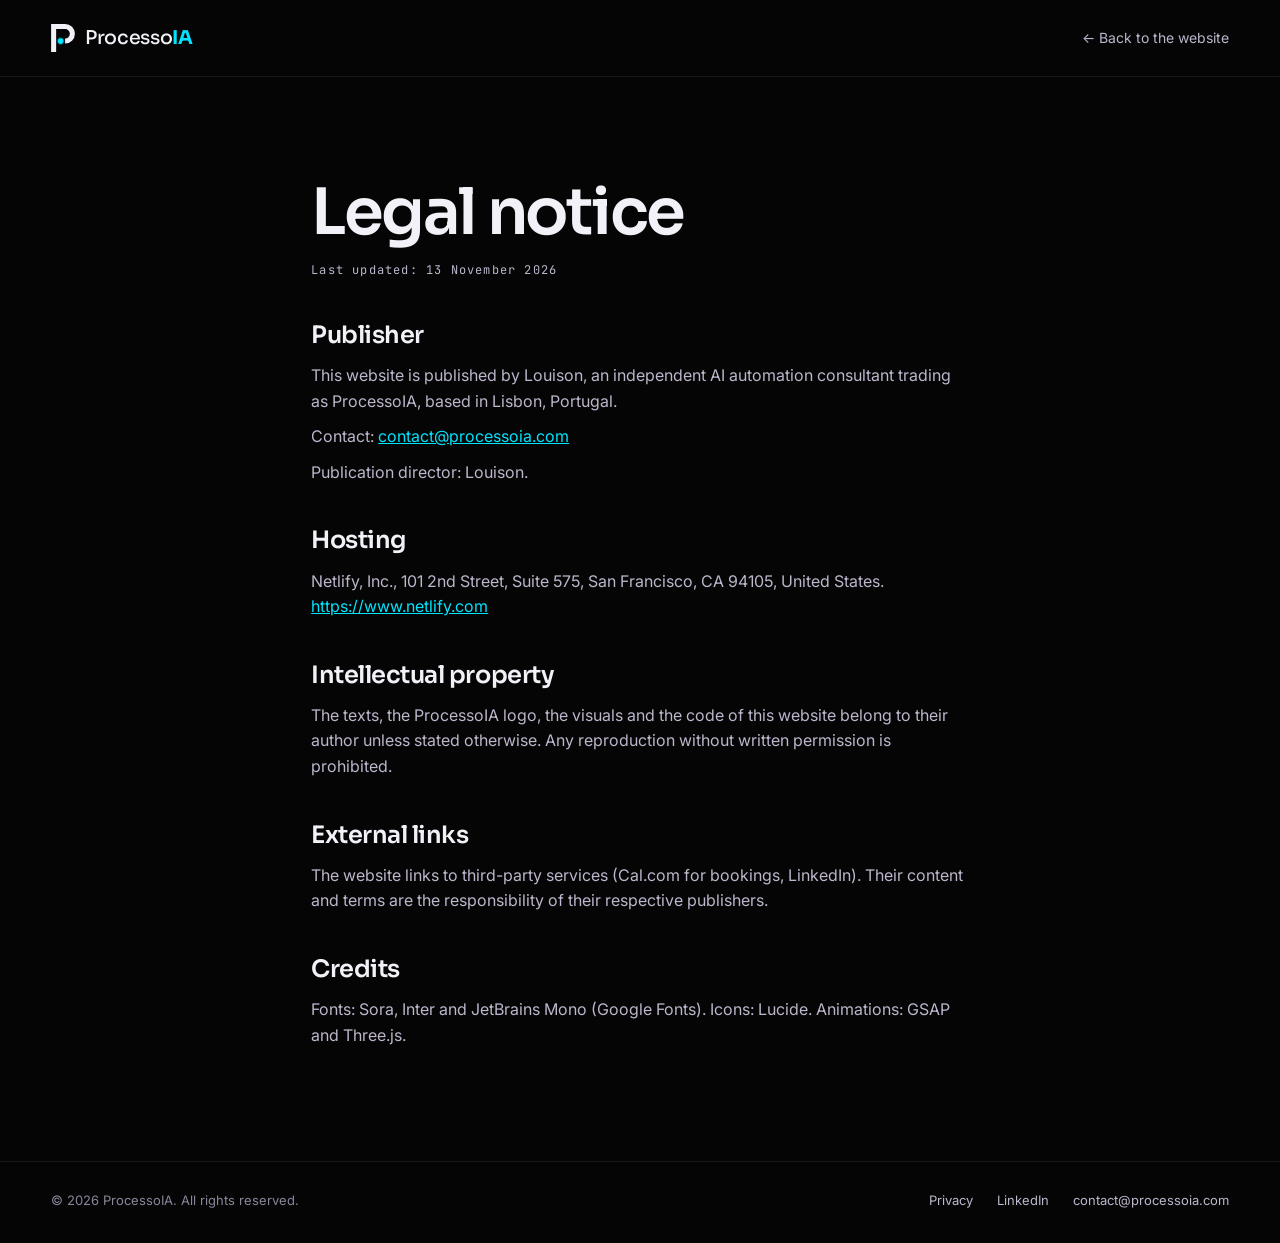
<file: legal/index.html>
<!doctype html>
<html lang="en">
<head>
<meta charset="utf-8">
<meta name="viewport" content="width=device-width, initial-scale=1, viewport-fit=cover">
<!-- Page générée par scripts/processoia-site-langues.mjs à partir de assets/js/i18n.js, ne pas modifier à la main -->
<title>Legal notice · ProcessoIA</title>
<meta name="description" content="Legal notice for processoia.com: publisher, hosting and intellectual property.">
<meta name="robots" content="index, follow">
<link rel="canonical" href="https://processoia.com/legal/">
<link rel="alternate" hreflang="en" href="https://processoia.com/legal/">
<link rel="alternate" hreflang="fr" href="https://processoia.com/fr/mentions-legales/">
<link rel="alternate" hreflang="pt" href="https://processoia.com/pt/aviso-legal/">
<link rel="alternate" hreflang="x-default" href="https://processoia.com/legal/">
<meta name="theme-color" content="#050505">
<link rel="icon" href="/favicon.svg" type="image/svg+xml">
<link rel="preconnect" href="https://fonts.googleapis.com">
<link rel="preconnect" href="https://fonts.gstatic.com" crossorigin>
<link href="https://fonts.googleapis.com/css2?family=Inter:wght@400;500;600&family=JetBrains+Mono:wght@400;500&family=Sora:wght@400;500;600;700&display=swap" rel="stylesheet">
<link rel="stylesheet" href="/assets/css/style.css">
<!-- Cloudflare Web Analytics --><script type="module" src="https://static.cloudflareinsights.com/beacon.min.js" data-cf-beacon='{"token": "7c970fbac55343d39b458d02cd10081e"}'></script><!-- End Cloudflare Web Analytics -->
</head>
<body class="legal-page">
<header class="legal-nav">
  <div class="nav__inner">
    <a href="/" class="brand" aria-label="ProcessoIA"><svg class="brand__mark" viewBox="43 28 170 200" aria-hidden="true"><path d="M43 28H143A70 70 0 0 1 143 168V132A34 34 0 0 0 143 64H79V228H43Z" /><circle class="dot" cx="111" cy="150" r="20" /></svg><span>Processo<span class="brand__ia">IA</span></span></a>
    <a class="legal-back" href="/">← Back to the website</a>
  </div>
</header>
<main class="legal">
  <div class="container legal__inner">
<h1>Legal notice</h1>
<p class="legal__updated mono">Last updated: 13 November 2026</p>
<h2>Publisher</h2>
<p>This website is published by Louison, an independent AI automation consultant trading as ProcessoIA, based in Lisbon, Portugal.</p>
<p>Contact: <a href="mailto:contact@processoia.com">contact@processoia.com</a></p>
<p>Publication director: Louison.</p>
<h2>Hosting</h2>
<p>Netlify, Inc., 101 2nd Street, Suite 575, San Francisco, CA 94105, United States. <a href="https://www.netlify.com" rel="noopener">https://www.netlify.com</a></p>
<h2>Intellectual property</h2>
<p>The texts, the ProcessoIA logo, the visuals and the code of this website belong to their author unless stated otherwise. Any reproduction without written permission is prohibited.</p>
<h2>External links</h2>
<p>The website links to third-party services (Cal.com for bookings, LinkedIn). Their content and terms are the responsibility of their respective publishers.</p>
<h2>Credits</h2>
<p>Fonts: Sora, Inter and JetBrains Mono (Google Fonts). Icons: Lucide. Animations: GSAP and Three.js.</p>
  </div>
</main>
<footer class="legal-footer">
  <div class="container">
    <p>© 2026 ProcessoIA. All rights reserved.</p>
    <ul>
      <li><a href="/privacy/">Privacy</a></li>
      <li><a href="https://www.linkedin.com/in/louison-paris-baa852112/" rel="noopener me">LinkedIn</a></li>
      <li><a href="mailto:contact@processoia.com">contact@processoia.com</a></li>
    </ul>
  </div>
</footer>
</body>
</html>
</file>
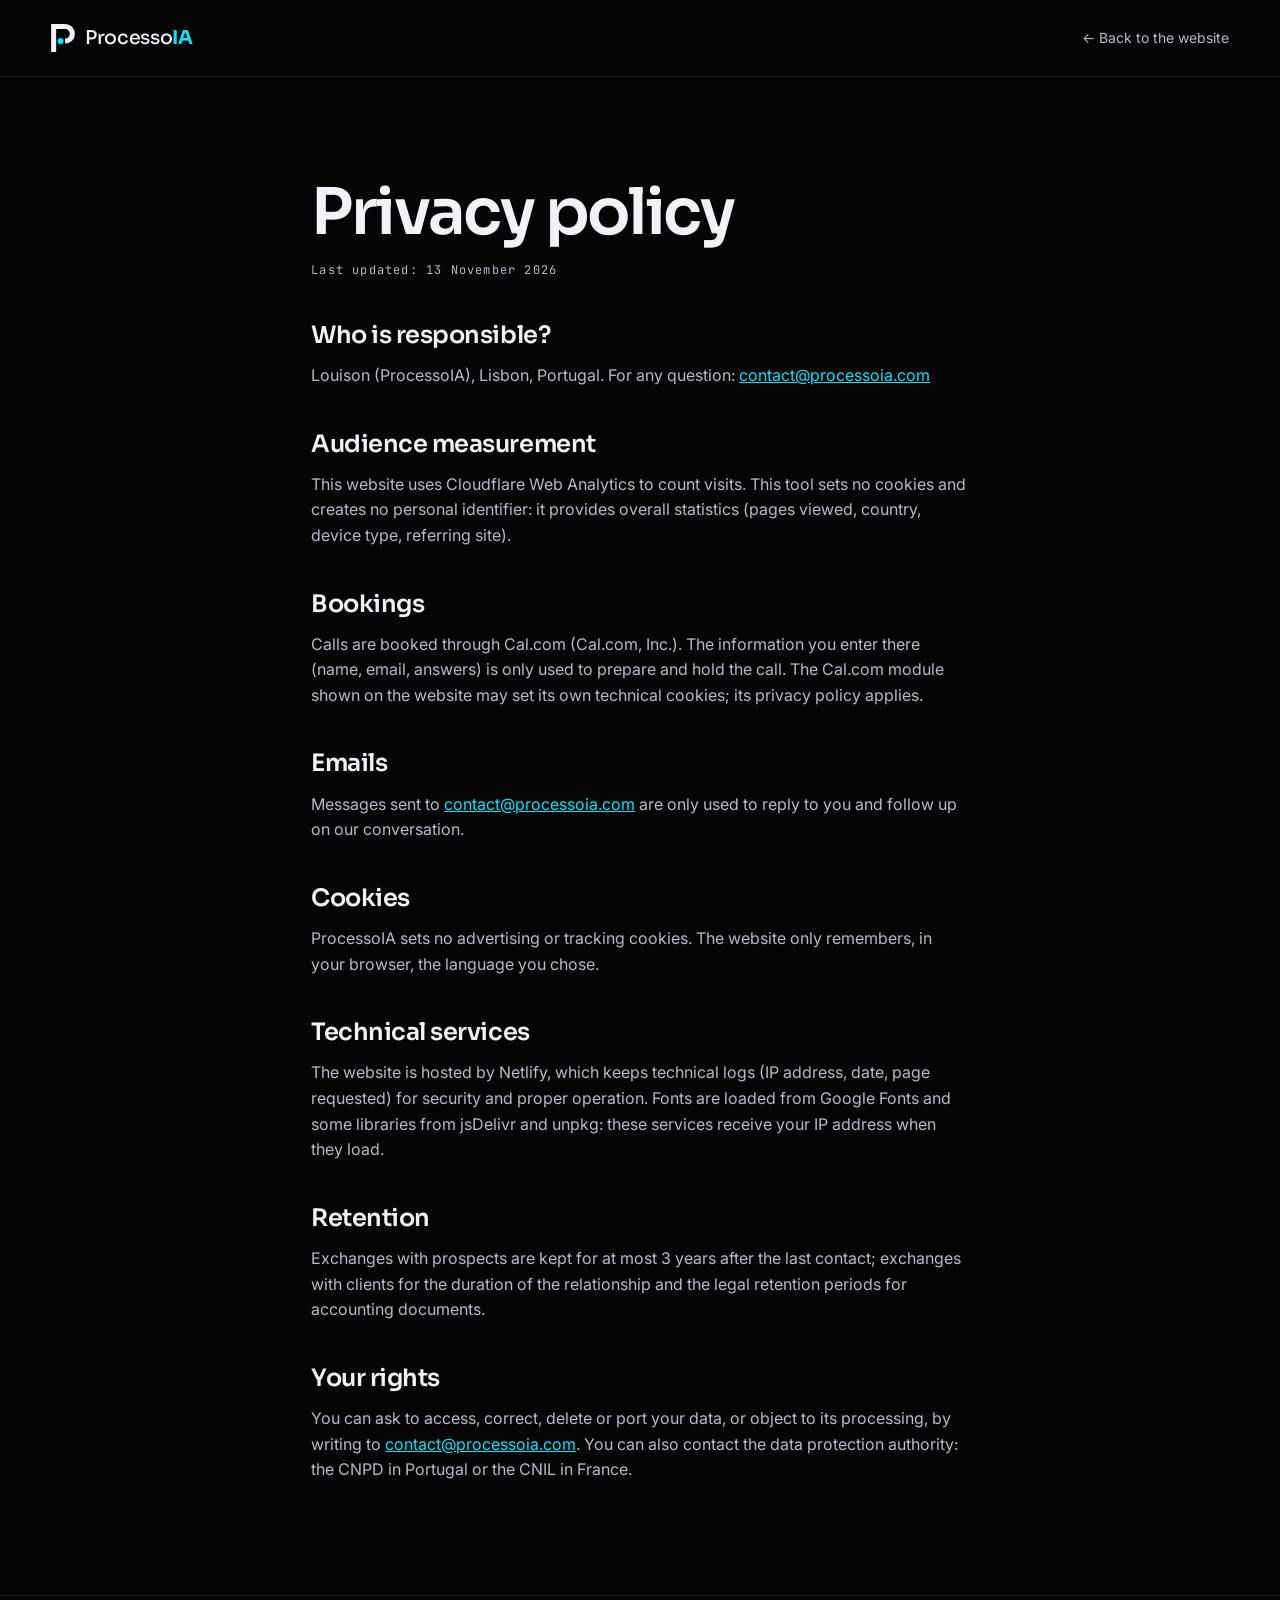
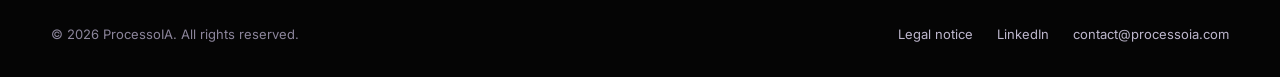
<file: privacy/index.html>
<!doctype html>
<html lang="en">
<head>
<meta charset="utf-8">
<meta name="viewport" content="width=device-width, initial-scale=1, viewport-fit=cover">
<!-- Page générée par scripts/processoia-site-langues.mjs à partir de assets/js/i18n.js, ne pas modifier à la main -->
<title>Privacy policy · ProcessoIA</title>
<meta name="description" content="How processoia.com handles your personal data: audience measurement without cookies, bookings, emails and your rights.">
<meta name="robots" content="index, follow">
<link rel="canonical" href="https://processoia.com/privacy/">
<link rel="alternate" hreflang="en" href="https://processoia.com/privacy/">
<link rel="alternate" hreflang="fr" href="https://processoia.com/fr/confidentialite/">
<link rel="alternate" hreflang="pt" href="https://processoia.com/pt/privacidade/">
<link rel="alternate" hreflang="x-default" href="https://processoia.com/privacy/">
<meta name="theme-color" content="#050505">
<link rel="icon" href="/favicon.svg" type="image/svg+xml">
<link rel="preconnect" href="https://fonts.googleapis.com">
<link rel="preconnect" href="https://fonts.gstatic.com" crossorigin>
<link href="https://fonts.googleapis.com/css2?family=Inter:wght@400;500;600&family=JetBrains+Mono:wght@400;500&family=Sora:wght@400;500;600;700&display=swap" rel="stylesheet">
<link rel="stylesheet" href="/assets/css/style.css">
<!-- Cloudflare Web Analytics --><script type="module" src="https://static.cloudflareinsights.com/beacon.min.js" data-cf-beacon='{"token": "7c970fbac55343d39b458d02cd10081e"}'></script><!-- End Cloudflare Web Analytics -->
</head>
<body class="legal-page">
<header class="legal-nav">
  <div class="nav__inner">
    <a href="/" class="brand" aria-label="ProcessoIA"><svg class="brand__mark" viewBox="43 28 170 200" aria-hidden="true"><path d="M43 28H143A70 70 0 0 1 143 168V132A34 34 0 0 0 143 64H79V228H43Z" /><circle class="dot" cx="111" cy="150" r="20" /></svg><span>Processo<span class="brand__ia">IA</span></span></a>
    <a class="legal-back" href="/">← Back to the website</a>
  </div>
</header>
<main class="legal">
  <div class="container legal__inner">
<h1>Privacy policy</h1>
<p class="legal__updated mono">Last updated: 13 November 2026</p>
<h2>Who is responsible?</h2>
<p>Louison (ProcessoIA), Lisbon, Portugal. For any question: <a href="mailto:contact@processoia.com">contact@processoia.com</a></p>
<h2>Audience measurement</h2>
<p>This website uses Cloudflare Web Analytics to count visits. This tool sets no cookies and creates no personal identifier: it provides overall statistics (pages viewed, country, device type, referring site).</p>
<h2>Bookings</h2>
<p>Calls are booked through Cal.com (Cal.com, Inc.). The information you enter there (name, email, answers) is only used to prepare and hold the call. The Cal.com module shown on the website may set its own technical cookies; its privacy policy applies.</p>
<h2>Emails</h2>
<p>Messages sent to <a href="mailto:contact@processoia.com">contact@processoia.com</a> are only used to reply to you and follow up on our conversation.</p>
<h2>Cookies</h2>
<p>ProcessoIA sets no advertising or tracking cookies. The website only remembers, in your browser, the language you chose.</p>
<h2>Technical services</h2>
<p>The website is hosted by Netlify, which keeps technical logs (IP address, date, page requested) for security and proper operation. Fonts are loaded from Google Fonts and some libraries from jsDelivr and unpkg: these services receive your IP address when they load.</p>
<h2>Retention</h2>
<p>Exchanges with prospects are kept for at most 3 years after the last contact; exchanges with clients for the duration of the relationship and the legal retention periods for accounting documents.</p>
<h2>Your rights</h2>
<p>You can ask to access, correct, delete or port your data, or object to its processing, by writing to <a href="mailto:contact@processoia.com">contact@processoia.com</a>. You can also contact the data protection authority: the CNPD in Portugal or the CNIL in France.</p>
  </div>
</main>
<footer class="legal-footer">
  <div class="container">
    <p>© 2026 ProcessoIA. All rights reserved.</p>
    <ul>
      <li><a href="/legal/">Legal notice</a></li>
      <li><a href="https://www.linkedin.com/in/louison-paris-baa852112/" rel="noopener me">LinkedIn</a></li>
      <li><a href="mailto:contact@processoia.com">contact@processoia.com</a></li>
    </ul>
  </div>
</footer>
</body>
</html>
</file>
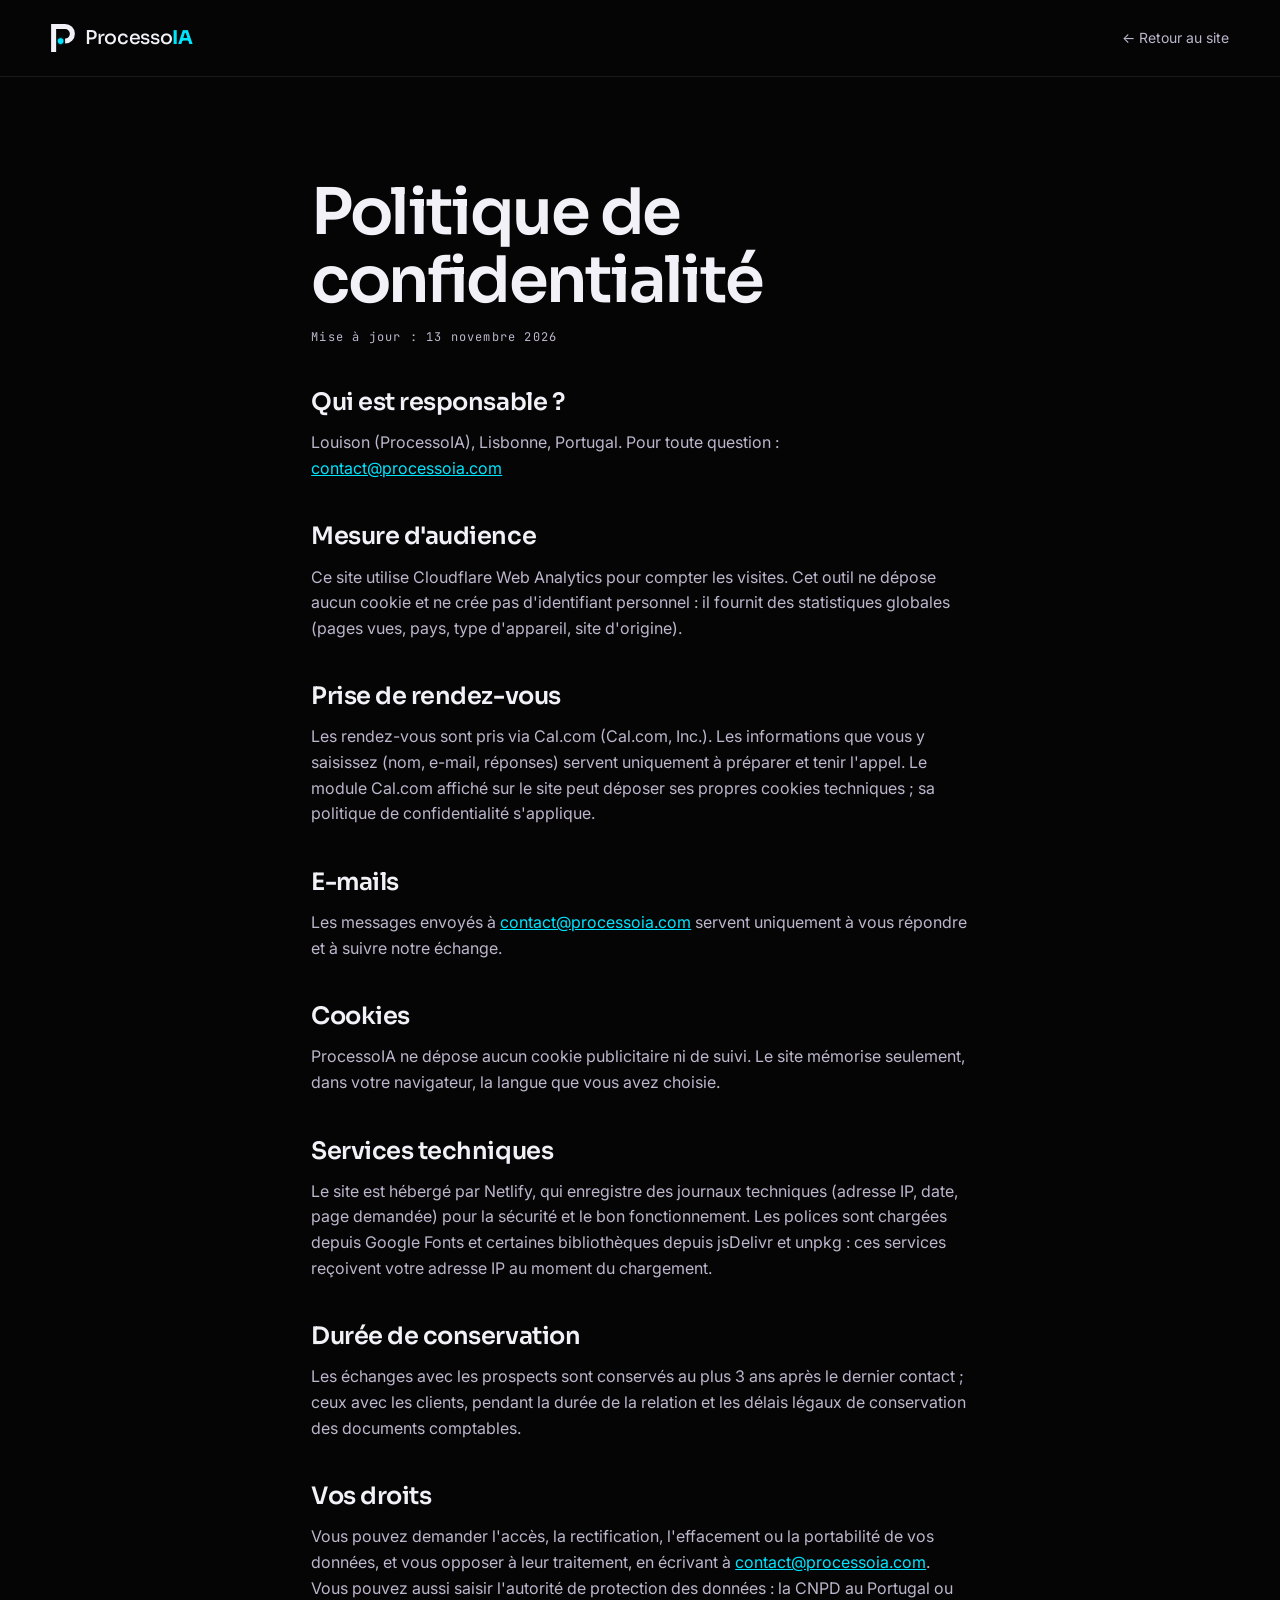
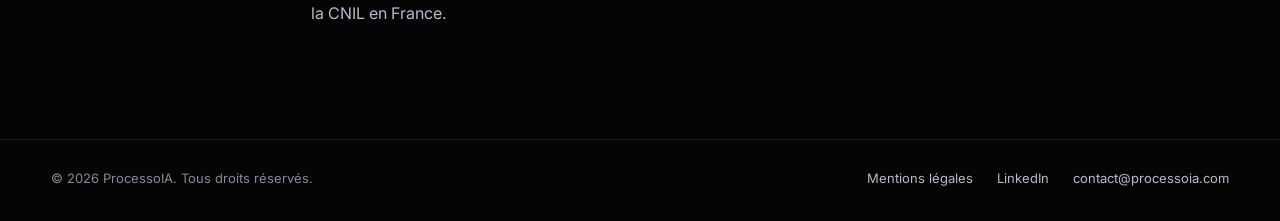
<file: fr/confidentialite/index.html>
<!doctype html>
<html lang="fr">
<head>
<meta charset="utf-8">
<meta name="viewport" content="width=device-width, initial-scale=1, viewport-fit=cover">
<!-- Page générée par scripts/processoia-site-langues.mjs à partir de assets/js/i18n.js, ne pas modifier à la main -->
<title>Politique de confidentialité · ProcessoIA</title>
<meta name="description" content="Comment processoia.com traite vos données personnelles : mesure d'audience sans cookie, rendez-vous, e-mails et vos droits.">
<meta name="robots" content="index, follow">
<link rel="canonical" href="https://processoia.com/fr/confidentialite/">
<link rel="alternate" hreflang="en" href="https://processoia.com/privacy/">
<link rel="alternate" hreflang="fr" href="https://processoia.com/fr/confidentialite/">
<link rel="alternate" hreflang="pt" href="https://processoia.com/pt/privacidade/">
<link rel="alternate" hreflang="x-default" href="https://processoia.com/privacy/">
<meta name="theme-color" content="#050505">
<link rel="icon" href="/favicon.svg" type="image/svg+xml">
<link rel="preconnect" href="https://fonts.googleapis.com">
<link rel="preconnect" href="https://fonts.gstatic.com" crossorigin>
<link href="https://fonts.googleapis.com/css2?family=Inter:wght@400;500;600&family=JetBrains+Mono:wght@400;500&family=Sora:wght@400;500;600;700&display=swap" rel="stylesheet">
<link rel="stylesheet" href="/assets/css/style.css">
<!-- Cloudflare Web Analytics --><script type="module" src="https://static.cloudflareinsights.com/beacon.min.js" data-cf-beacon='{"token": "7c970fbac55343d39b458d02cd10081e"}'></script><!-- End Cloudflare Web Analytics -->
</head>
<body class="legal-page">
<header class="legal-nav">
  <div class="nav__inner">
    <a href="/fr/" class="brand" aria-label="ProcessoIA"><svg class="brand__mark" viewBox="43 28 170 200" aria-hidden="true"><path d="M43 28H143A70 70 0 0 1 143 168V132A34 34 0 0 0 143 64H79V228H43Z" /><circle class="dot" cx="111" cy="150" r="20" /></svg><span>Processo<span class="brand__ia">IA</span></span></a>
    <a class="legal-back" href="/fr/">← Retour au site</a>
  </div>
</header>
<main class="legal">
  <div class="container legal__inner">
<h1>Politique de confidentialité</h1>
<p class="legal__updated mono">Mise à jour : 13 novembre 2026</p>
<h2>Qui est responsable ?</h2>
<p>Louison (ProcessoIA), Lisbonne, Portugal. Pour toute question : <a href="mailto:contact@processoia.com">contact@processoia.com</a></p>
<h2>Mesure d'audience</h2>
<p>Ce site utilise Cloudflare Web Analytics pour compter les visites. Cet outil ne dépose aucun cookie et ne crée pas d'identifiant personnel : il fournit des statistiques globales (pages vues, pays, type d'appareil, site d'origine).</p>
<h2>Prise de rendez-vous</h2>
<p>Les rendez-vous sont pris via Cal.com (Cal.com, Inc.). Les informations que vous y saisissez (nom, e-mail, réponses) servent uniquement à préparer et tenir l'appel. Le module Cal.com affiché sur le site peut déposer ses propres cookies techniques ; sa politique de confidentialité s'applique.</p>
<h2>E-mails</h2>
<p>Les messages envoyés à <a href="mailto:contact@processoia.com">contact@processoia.com</a> servent uniquement à vous répondre et à suivre notre échange.</p>
<h2>Cookies</h2>
<p>ProcessoIA ne dépose aucun cookie publicitaire ni de suivi. Le site mémorise seulement, dans votre navigateur, la langue que vous avez choisie.</p>
<h2>Services techniques</h2>
<p>Le site est hébergé par Netlify, qui enregistre des journaux techniques (adresse IP, date, page demandée) pour la sécurité et le bon fonctionnement. Les polices sont chargées depuis Google Fonts et certaines bibliothèques depuis jsDelivr et unpkg : ces services reçoivent votre adresse IP au moment du chargement.</p>
<h2>Durée de conservation</h2>
<p>Les échanges avec les prospects sont conservés au plus 3 ans après le dernier contact ; ceux avec les clients, pendant la durée de la relation et les délais légaux de conservation des documents comptables.</p>
<h2>Vos droits</h2>
<p>Vous pouvez demander l'accès, la rectification, l'effacement ou la portabilité de vos données, et vous opposer à leur traitement, en écrivant à <a href="mailto:contact@processoia.com">contact@processoia.com</a>. Vous pouvez aussi saisir l'autorité de protection des données : la CNPD au Portugal ou la CNIL en France.</p>
  </div>
</main>
<footer class="legal-footer">
  <div class="container">
    <p>© 2026 ProcessoIA. Tous droits réservés.</p>
    <ul>
      <li><a href="/fr/mentions-legales/">Mentions légales</a></li>
      <li><a href="https://www.linkedin.com/in/louison-paris-baa852112/" rel="noopener me">LinkedIn</a></li>
      <li><a href="mailto:contact@processoia.com">contact@processoia.com</a></li>
    </ul>
  </div>
</footer>
</body>
</html>
</file>
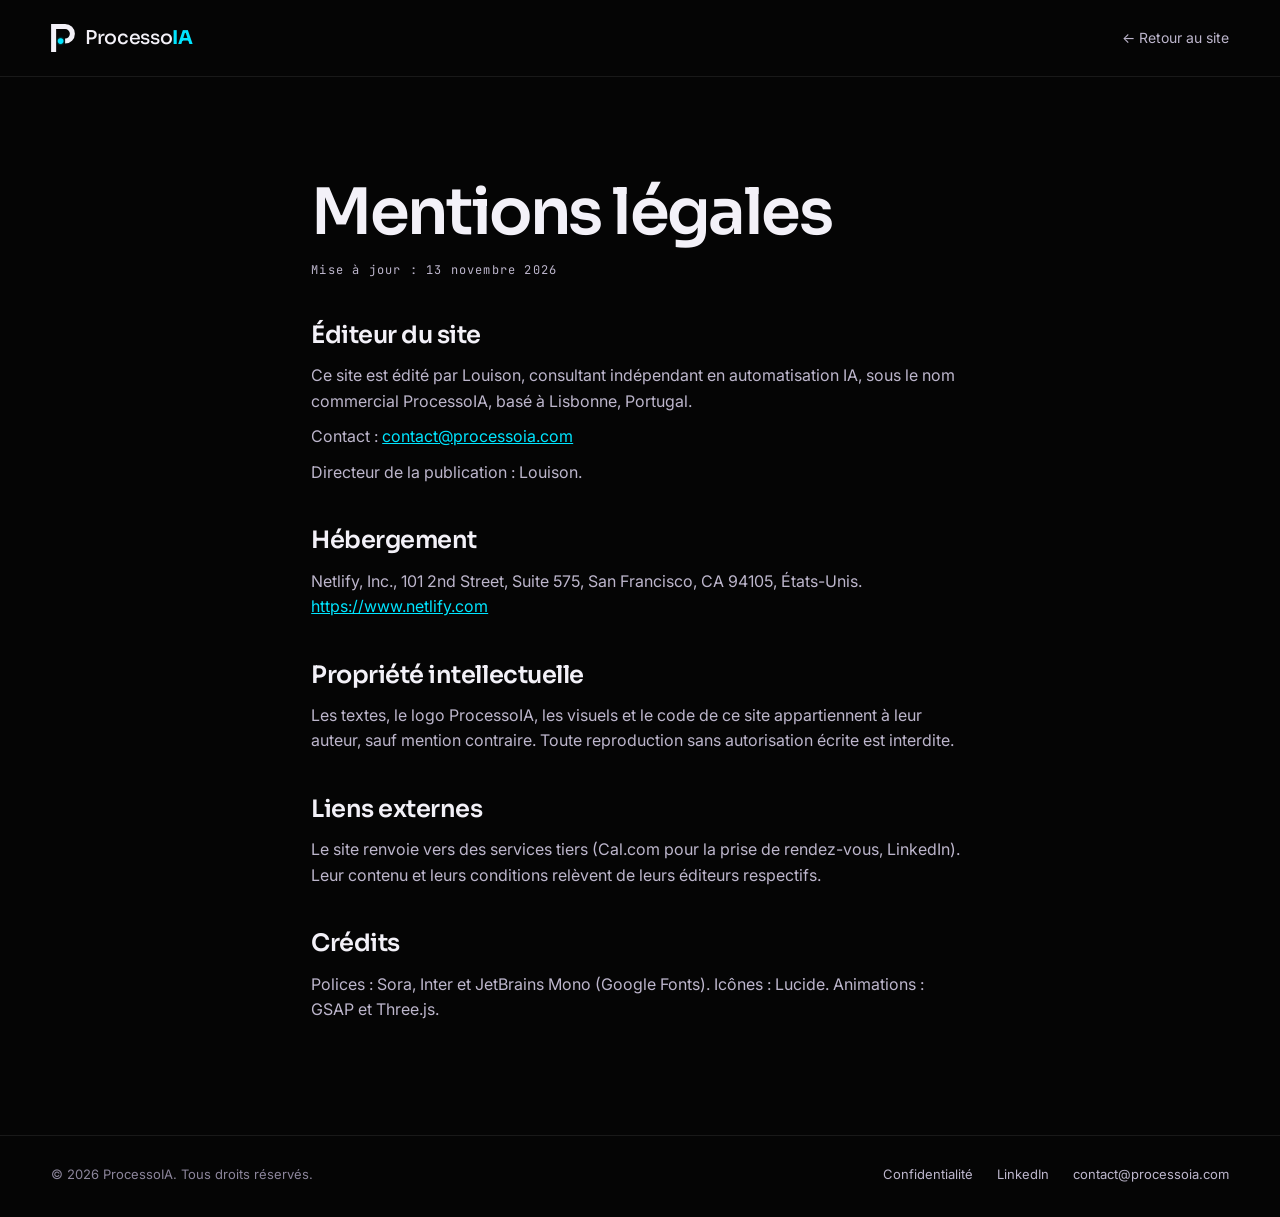
<file: fr/mentions-legales/index.html>
<!doctype html>
<html lang="fr">
<head>
<meta charset="utf-8">
<meta name="viewport" content="width=device-width, initial-scale=1, viewport-fit=cover">
<!-- Page générée par scripts/processoia-site-langues.mjs à partir de assets/js/i18n.js, ne pas modifier à la main -->
<title>Mentions légales · ProcessoIA</title>
<meta name="description" content="Mentions légales de processoia.com : éditeur, hébergement et propriété intellectuelle.">
<meta name="robots" content="index, follow">
<link rel="canonical" href="https://processoia.com/fr/mentions-legales/">
<link rel="alternate" hreflang="en" href="https://processoia.com/legal/">
<link rel="alternate" hreflang="fr" href="https://processoia.com/fr/mentions-legales/">
<link rel="alternate" hreflang="pt" href="https://processoia.com/pt/aviso-legal/">
<link rel="alternate" hreflang="x-default" href="https://processoia.com/legal/">
<meta name="theme-color" content="#050505">
<link rel="icon" href="/favicon.svg" type="image/svg+xml">
<link rel="preconnect" href="https://fonts.googleapis.com">
<link rel="preconnect" href="https://fonts.gstatic.com" crossorigin>
<link href="https://fonts.googleapis.com/css2?family=Inter:wght@400;500;600&family=JetBrains+Mono:wght@400;500&family=Sora:wght@400;500;600;700&display=swap" rel="stylesheet">
<link rel="stylesheet" href="/assets/css/style.css">
<!-- Cloudflare Web Analytics --><script type="module" src="https://static.cloudflareinsights.com/beacon.min.js" data-cf-beacon='{"token": "7c970fbac55343d39b458d02cd10081e"}'></script><!-- End Cloudflare Web Analytics -->
</head>
<body class="legal-page">
<header class="legal-nav">
  <div class="nav__inner">
    <a href="/fr/" class="brand" aria-label="ProcessoIA"><svg class="brand__mark" viewBox="43 28 170 200" aria-hidden="true"><path d="M43 28H143A70 70 0 0 1 143 168V132A34 34 0 0 0 143 64H79V228H43Z" /><circle class="dot" cx="111" cy="150" r="20" /></svg><span>Processo<span class="brand__ia">IA</span></span></a>
    <a class="legal-back" href="/fr/">← Retour au site</a>
  </div>
</header>
<main class="legal">
  <div class="container legal__inner">
<h1>Mentions légales</h1>
<p class="legal__updated mono">Mise à jour : 13 novembre 2026</p>
<h2>Éditeur du site</h2>
<p>Ce site est édité par Louison, consultant indépendant en automatisation IA, sous le nom commercial ProcessoIA, basé à Lisbonne, Portugal.</p>
<p>Contact : <a href="mailto:contact@processoia.com">contact@processoia.com</a></p>
<p>Directeur de la publication : Louison.</p>
<h2>Hébergement</h2>
<p>Netlify, Inc., 101 2nd Street, Suite 575, San Francisco, CA 94105, États-Unis. <a href="https://www.netlify.com" rel="noopener">https://www.netlify.com</a></p>
<h2>Propriété intellectuelle</h2>
<p>Les textes, le logo ProcessoIA, les visuels et le code de ce site appartiennent à leur auteur, sauf mention contraire. Toute reproduction sans autorisation écrite est interdite.</p>
<h2>Liens externes</h2>
<p>Le site renvoie vers des services tiers (Cal.com pour la prise de rendez-vous, LinkedIn). Leur contenu et leurs conditions relèvent de leurs éditeurs respectifs.</p>
<h2>Crédits</h2>
<p>Polices : Sora, Inter et JetBrains Mono (Google Fonts). Icônes : Lucide. Animations : GSAP et Three.js.</p>
  </div>
</main>
<footer class="legal-footer">
  <div class="container">
    <p>© 2026 ProcessoIA. Tous droits réservés.</p>
    <ul>
      <li><a href="/fr/confidentialite/">Confidentialité</a></li>
      <li><a href="https://www.linkedin.com/in/louison-paris-baa852112/" rel="noopener me">LinkedIn</a></li>
      <li><a href="mailto:contact@processoia.com">contact@processoia.com</a></li>
    </ul>
  </div>
</footer>
</body>
</html>
</file>
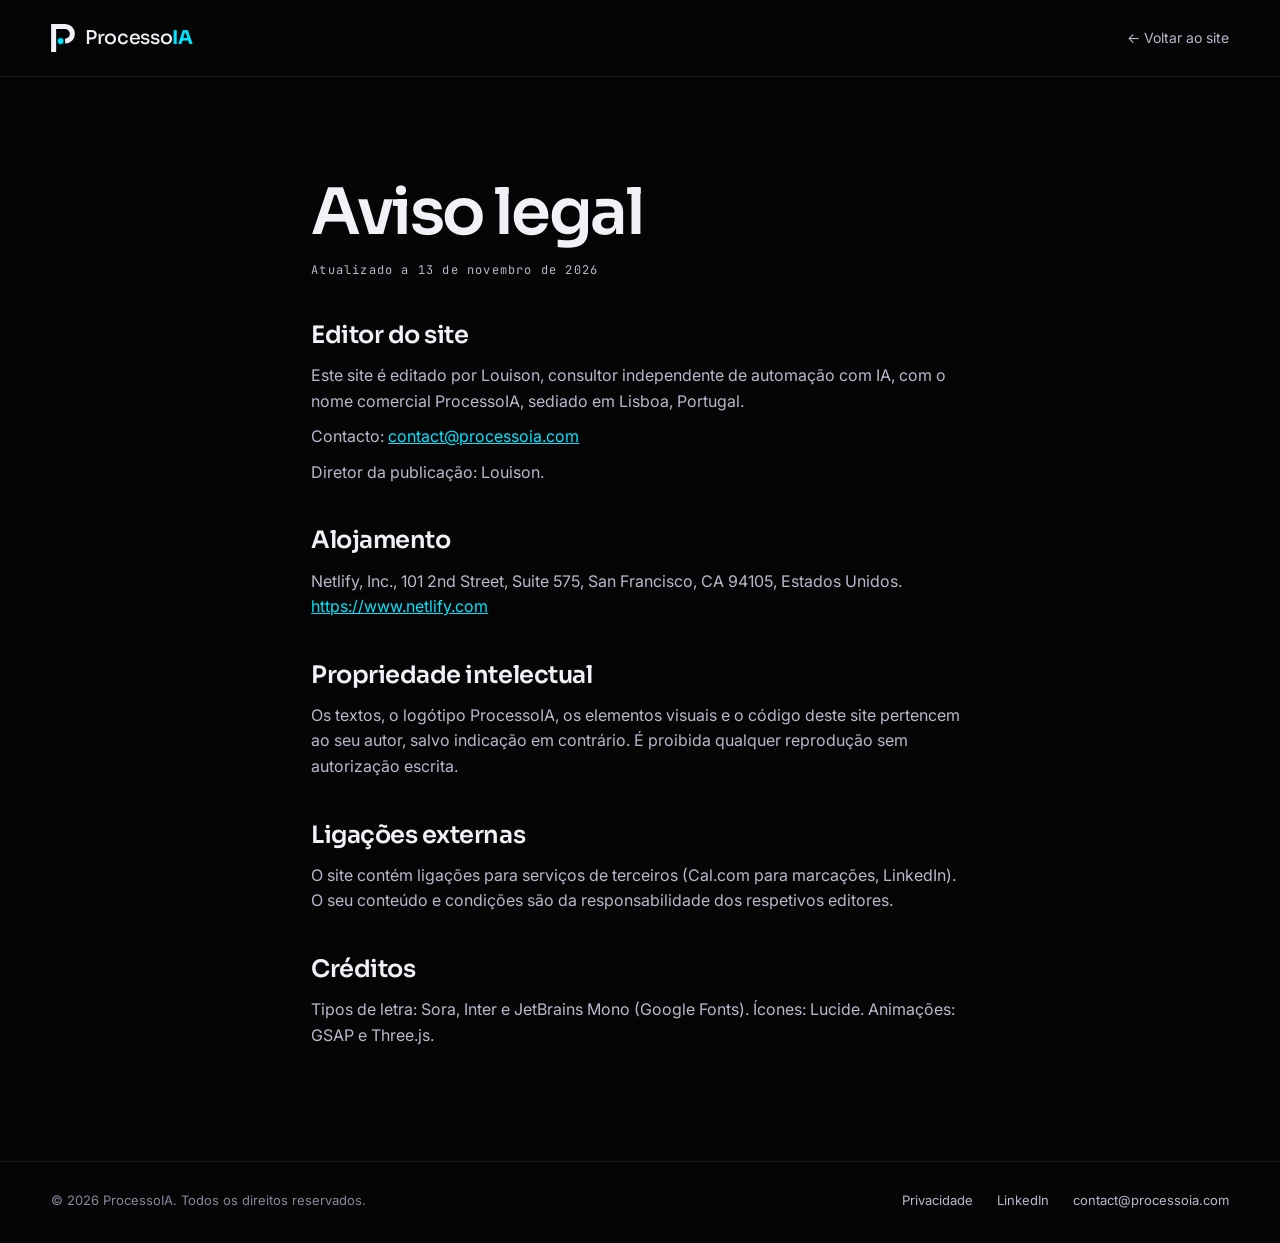
<file: pt/aviso-legal/index.html>
<!doctype html>
<html lang="pt-PT">
<head>
<meta charset="utf-8">
<meta name="viewport" content="width=device-width, initial-scale=1, viewport-fit=cover">
<!-- Page générée par scripts/processoia-site-langues.mjs à partir de assets/js/i18n.js, ne pas modifier à la main -->
<title>Aviso legal · ProcessoIA</title>
<meta name="description" content="Aviso legal de processoia.com: editor, alojamento e propriedade intelectual.">
<meta name="robots" content="index, follow">
<link rel="canonical" href="https://processoia.com/pt/aviso-legal/">
<link rel="alternate" hreflang="en" href="https://processoia.com/legal/">
<link rel="alternate" hreflang="fr" href="https://processoia.com/fr/mentions-legales/">
<link rel="alternate" hreflang="pt" href="https://processoia.com/pt/aviso-legal/">
<link rel="alternate" hreflang="x-default" href="https://processoia.com/legal/">
<meta name="theme-color" content="#050505">
<link rel="icon" href="/favicon.svg" type="image/svg+xml">
<link rel="preconnect" href="https://fonts.googleapis.com">
<link rel="preconnect" href="https://fonts.gstatic.com" crossorigin>
<link href="https://fonts.googleapis.com/css2?family=Inter:wght@400;500;600&family=JetBrains+Mono:wght@400;500&family=Sora:wght@400;500;600;700&display=swap" rel="stylesheet">
<link rel="stylesheet" href="/assets/css/style.css">
<!-- Cloudflare Web Analytics --><script type="module" src="https://static.cloudflareinsights.com/beacon.min.js" data-cf-beacon='{"token": "7c970fbac55343d39b458d02cd10081e"}'></script><!-- End Cloudflare Web Analytics -->
</head>
<body class="legal-page">
<header class="legal-nav">
  <div class="nav__inner">
    <a href="/pt/" class="brand" aria-label="ProcessoIA"><svg class="brand__mark" viewBox="43 28 170 200" aria-hidden="true"><path d="M43 28H143A70 70 0 0 1 143 168V132A34 34 0 0 0 143 64H79V228H43Z" /><circle class="dot" cx="111" cy="150" r="20" /></svg><span>Processo<span class="brand__ia">IA</span></span></a>
    <a class="legal-back" href="/pt/">← Voltar ao site</a>
  </div>
</header>
<main class="legal">
  <div class="container legal__inner">
<h1>Aviso legal</h1>
<p class="legal__updated mono">Atualizado a 13 de novembro de 2026</p>
<h2>Editor do site</h2>
<p>Este site é editado por Louison, consultor independente de automação com IA, com o nome comercial ProcessoIA, sediado em Lisboa, Portugal.</p>
<p>Contacto: <a href="mailto:contact@processoia.com">contact@processoia.com</a></p>
<p>Diretor da publicação: Louison.</p>
<h2>Alojamento</h2>
<p>Netlify, Inc., 101 2nd Street, Suite 575, San Francisco, CA 94105, Estados Unidos. <a href="https://www.netlify.com" rel="noopener">https://www.netlify.com</a></p>
<h2>Propriedade intelectual</h2>
<p>Os textos, o logótipo ProcessoIA, os elementos visuais e o código deste site pertencem ao seu autor, salvo indicação em contrário. É proibida qualquer reprodução sem autorização escrita.</p>
<h2>Ligações externas</h2>
<p>O site contém ligações para serviços de terceiros (Cal.com para marcações, LinkedIn). O seu conteúdo e condições são da responsabilidade dos respetivos editores.</p>
<h2>Créditos</h2>
<p>Tipos de letra: Sora, Inter e JetBrains Mono (Google Fonts). Ícones: Lucide. Animações: GSAP e Three.js.</p>
  </div>
</main>
<footer class="legal-footer">
  <div class="container">
    <p>© 2026 ProcessoIA. Todos os direitos reservados.</p>
    <ul>
      <li><a href="/pt/privacidade/">Privacidade</a></li>
      <li><a href="https://www.linkedin.com/in/louison-paris-baa852112/" rel="noopener me">LinkedIn</a></li>
      <li><a href="mailto:contact@processoia.com">contact@processoia.com</a></li>
    </ul>
  </div>
</footer>
</body>
</html>
</file>
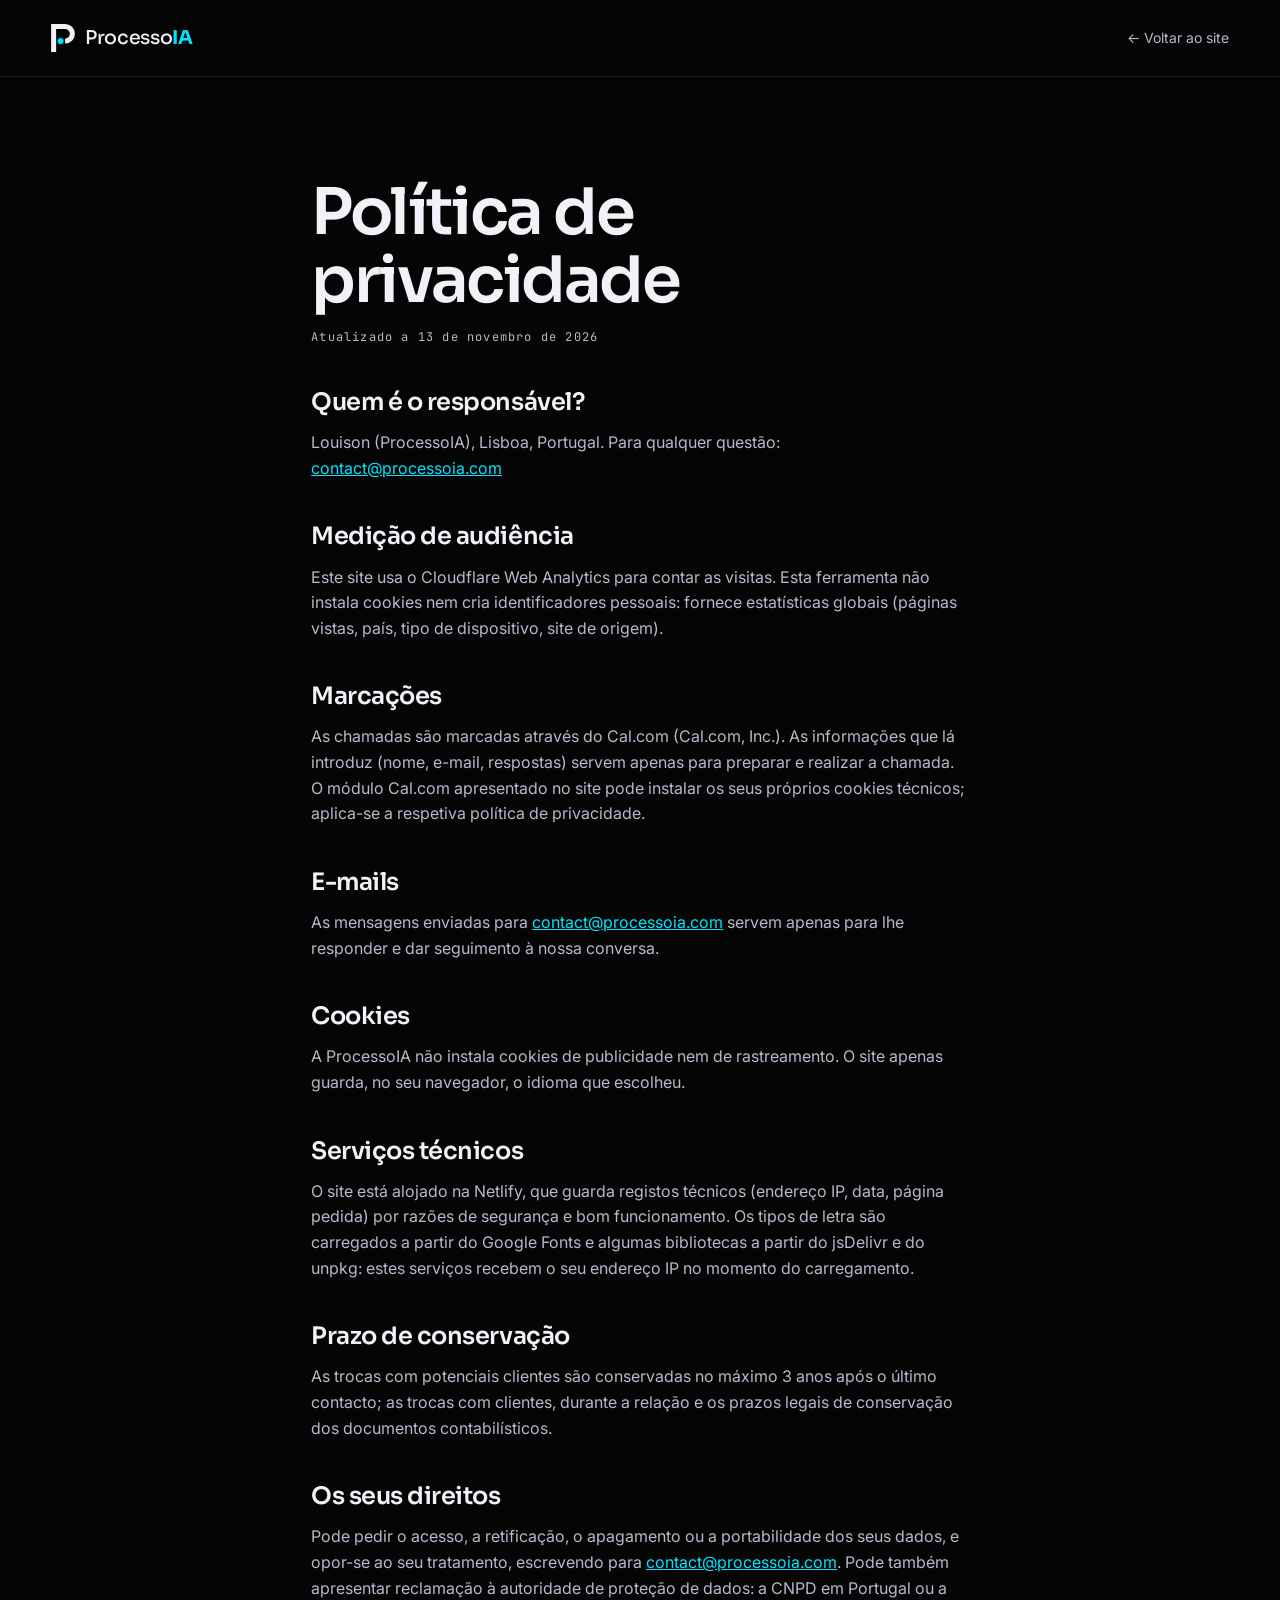
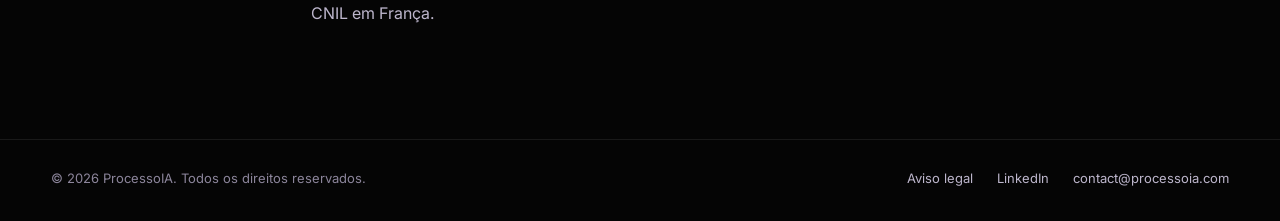
<file: pt/privacidade/index.html>
<!doctype html>
<html lang="pt-PT">
<head>
<meta charset="utf-8">
<meta name="viewport" content="width=device-width, initial-scale=1, viewport-fit=cover">
<!-- Page générée par scripts/processoia-site-langues.mjs à partir de assets/js/i18n.js, ne pas modifier à la main -->
<title>Política de privacidade · ProcessoIA</title>
<meta name="description" content="Como processoia.com trata os seus dados pessoais: medição de audiência sem cookies, marcações, e-mails e os seus direitos.">
<meta name="robots" content="index, follow">
<link rel="canonical" href="https://processoia.com/pt/privacidade/">
<link rel="alternate" hreflang="en" href="https://processoia.com/privacy/">
<link rel="alternate" hreflang="fr" href="https://processoia.com/fr/confidentialite/">
<link rel="alternate" hreflang="pt" href="https://processoia.com/pt/privacidade/">
<link rel="alternate" hreflang="x-default" href="https://processoia.com/privacy/">
<meta name="theme-color" content="#050505">
<link rel="icon" href="/favicon.svg" type="image/svg+xml">
<link rel="preconnect" href="https://fonts.googleapis.com">
<link rel="preconnect" href="https://fonts.gstatic.com" crossorigin>
<link href="https://fonts.googleapis.com/css2?family=Inter:wght@400;500;600&family=JetBrains+Mono:wght@400;500&family=Sora:wght@400;500;600;700&display=swap" rel="stylesheet">
<link rel="stylesheet" href="/assets/css/style.css">
<!-- Cloudflare Web Analytics --><script type="module" src="https://static.cloudflareinsights.com/beacon.min.js" data-cf-beacon='{"token": "7c970fbac55343d39b458d02cd10081e"}'></script><!-- End Cloudflare Web Analytics -->
</head>
<body class="legal-page">
<header class="legal-nav">
  <div class="nav__inner">
    <a href="/pt/" class="brand" aria-label="ProcessoIA"><svg class="brand__mark" viewBox="43 28 170 200" aria-hidden="true"><path d="M43 28H143A70 70 0 0 1 143 168V132A34 34 0 0 0 143 64H79V228H43Z" /><circle class="dot" cx="111" cy="150" r="20" /></svg><span>Processo<span class="brand__ia">IA</span></span></a>
    <a class="legal-back" href="/pt/">← Voltar ao site</a>
  </div>
</header>
<main class="legal">
  <div class="container legal__inner">
<h1>Política de privacidade</h1>
<p class="legal__updated mono">Atualizado a 13 de novembro de 2026</p>
<h2>Quem é o responsável?</h2>
<p>Louison (ProcessoIA), Lisboa, Portugal. Para qualquer questão: <a href="mailto:contact@processoia.com">contact@processoia.com</a></p>
<h2>Medição de audiência</h2>
<p>Este site usa o Cloudflare Web Analytics para contar as visitas. Esta ferramenta não instala cookies nem cria identificadores pessoais: fornece estatísticas globais (páginas vistas, país, tipo de dispositivo, site de origem).</p>
<h2>Marcações</h2>
<p>As chamadas são marcadas através do Cal.com (Cal.com, Inc.). As informações que lá introduz (nome, e-mail, respostas) servem apenas para preparar e realizar a chamada. O módulo Cal.com apresentado no site pode instalar os seus próprios cookies técnicos; aplica-se a respetiva política de privacidade.</p>
<h2>E-mails</h2>
<p>As mensagens enviadas para <a href="mailto:contact@processoia.com">contact@processoia.com</a> servem apenas para lhe responder e dar seguimento à nossa conversa.</p>
<h2>Cookies</h2>
<p>A ProcessoIA não instala cookies de publicidade nem de rastreamento. O site apenas guarda, no seu navegador, o idioma que escolheu.</p>
<h2>Serviços técnicos</h2>
<p>O site está alojado na Netlify, que guarda registos técnicos (endereço IP, data, página pedida) por razões de segurança e bom funcionamento. Os tipos de letra são carregados a partir do Google Fonts e algumas bibliotecas a partir do jsDelivr e do unpkg: estes serviços recebem o seu endereço IP no momento do carregamento.</p>
<h2>Prazo de conservação</h2>
<p>As trocas com potenciais clientes são conservadas no máximo 3 anos após o último contacto; as trocas com clientes, durante a relação e os prazos legais de conservação dos documentos contabilísticos.</p>
<h2>Os seus direitos</h2>
<p>Pode pedir o acesso, a retificação, o apagamento ou a portabilidade dos seus dados, e opor-se ao seu tratamento, escrevendo para <a href="mailto:contact@processoia.com">contact@processoia.com</a>. Pode também apresentar reclamação à autoridade de proteção de dados: a CNPD em Portugal ou a CNIL em França.</p>
  </div>
</main>
<footer class="legal-footer">
  <div class="container">
    <p>© 2026 ProcessoIA. Todos os direitos reservados.</p>
    <ul>
      <li><a href="/pt/aviso-legal/">Aviso legal</a></li>
      <li><a href="https://www.linkedin.com/in/louison-paris-baa852112/" rel="noopener me">LinkedIn</a></li>
      <li><a href="mailto:contact@processoia.com">contact@processoia.com</a></li>
    </ul>
  </div>
</footer>
</body>
</html>
</file>
<file: assets/css/style.css>
/* =========================================================
   ProcessoIA · refonte 2026-11
   Palette : jet black #050505 · royal amethyst #3b0a6b · electric cyan #00e5ff
   ========================================================= */

:root {
  /* Palette de marque */
  --black: #050505;
  --amethyst: #3b0a6b;
  --cyan: #00e5ff;

  /* Déclinaisons de l'améthyste (lueurs, bordures, textes secondaires) */
  --amethyst-700: #2a074d;
  --amethyst-500: #5b1a9e;
  --amethyst-400: #7b3fc4;
  --amethyst-300: #a77be0;

  /* Neutres */
  --ink: #f3f1f8;
  --ink-2: #bdb6cc;
  --ink-3: #8c859b;
  --line: rgba(255, 255, 255, 0.08);
  --line-2: rgba(255, 255, 255, 0.14);
  --surface: #0b0912;
  --surface-2: #120d1d;

  --cyan-08: rgba(0, 229, 255, 0.08);
  --cyan-20: rgba(0, 229, 255, 0.2);
  --cyan-45: rgba(0, 229, 255, 0.45);

  --font-display: "Sora", ui-sans-serif, system-ui, sans-serif;
  --font-body: "Inter", ui-sans-serif, system-ui, sans-serif;
  --font-mono: "JetBrains Mono", ui-monospace, SFMono-Regular, Menlo, monospace;

  --ease-out: cubic-bezier(0.16, 1, 0.3, 1);
  --ease-in-out: cubic-bezier(0.76, 0, 0.24, 1);

  --radius: 22px;
  --radius-sm: 14px;
  --gutter: clamp(16px, 4vw, 56px);
  --maxw: 1280px;
  --nav-h: 76px;
}

/* ---------- Base ---------- */
*, *::before, *::after { box-sizing: border-box; }
html { -webkit-text-size-adjust: 100%; scroll-padding-top: var(--nav-h); }
html.lenis, html.lenis body { height: auto; }
.lenis.lenis-smooth { scroll-behavior: auto !important; }
.lenis.lenis-stopped { overflow: hidden; }

body {
  margin: 0;
  background: var(--black);
  color: var(--ink);
  font: 400 16px/1.6 var(--font-body);
  -webkit-font-smoothing: antialiased;
  -moz-osx-font-smoothing: grayscale;
  text-rendering: optimizeLegibility;
  overflow-x: clip;
}
img, svg, canvas { display: block; max-width: 100%; }
a { color: inherit; }
button { font: inherit; color: inherit; }
h1, h2, h3, p { margin: 0; }
ul, ol { margin: 0; padding: 0; list-style: none; }
::selection { background: var(--cyan); color: var(--black); }

:focus-visible { outline: 2px solid var(--cyan); outline-offset: 3px; border-radius: 6px; }

.mono { font-family: var(--font-mono); }
.sr-only {
  position: absolute !important; width: 1px; height: 1px; padding: 0; margin: -1px;
  overflow: hidden; clip: rect(0 0 0 0); white-space: nowrap; border: 0;
}
.container { width: 100%; max-width: var(--maxw); margin: 0 auto; padding: 0 var(--gutter); }

.skip {
  position: fixed; top: 12px; left: 12px; z-index: 300;
  padding: 10px 16px; border-radius: 999px; background: var(--cyan); color: var(--black);
  font-weight: 600; text-decoration: none; transform: translateY(-160%); transition: transform .3s var(--ease-out);
}
.skip:focus { transform: translateY(0); }

/* ---------- Couches globales ---------- */
.grain {
  position: fixed; inset: 0; z-index: 90; pointer-events: none; opacity: .055;
  background-image: url("data:image/svg+xml,%3Csvg xmlns='http://www.w3.org/2000/svg' width='220' height='220'%3E%3Cfilter id='n'%3E%3CfeTurbulence type='fractalNoise' baseFrequency='.85' numOctaves='3' stitchTiles='stitch'/%3E%3C/filter%3E%3Crect width='100%25' height='100%25' filter='url(%23n)'/%3E%3C/svg%3E");
}
.progress { position: fixed; top: 0; left: 0; right: 0; height: 2px; z-index: 120; pointer-events: none; }
.progress span {
  display: block; height: 100%; transform-origin: 0 50%; transform: scaleX(0);
  background: linear-gradient(90deg, var(--amethyst-400), var(--cyan));
  box-shadow: 0 0 12px var(--cyan-45);
}
.curtain { position: fixed; inset: 0; z-index: 180; background: var(--black); opacity: 0; pointer-events: none; }

.preloader { display: none; }
.js .preloader {
  position: fixed; inset: 0; z-index: 200; display: grid; place-items: center;
  background: radial-gradient(60% 50% at 50% 50%, rgba(59, 10, 107, .45), transparent 70%), var(--black);
}
.preloader__inner { display: grid; justify-items: center; gap: 22px; }
.preloader__mark { width: 54px; height: 64px; fill: var(--ink); overflow: visible; }
/* Le point cyan du logo : c'est l'IA, il garde sa lueur partout et respire dans le préchargement et le hero */
.preloader__mark .dot, .brand__mark .dot, .hero__logo .dot { fill: var(--cyan); filter: drop-shadow(0 0 6px rgba(0, 229, 255, .7)); }
.preloader__mark .dot, .hero__logo .dot { transform-box: fill-box; transform-origin: center; animation: dot-pulse 2.4s ease-in-out infinite; }
.preloader__bar { width: 180px; height: 1px; background: var(--line-2); overflow: hidden; }
.preloader__bar span { display: block; height: 100%; background: var(--cyan); transform-origin: 0 50%; transform: scaleX(0); }
.preloader__count { font-size: 12px; letter-spacing: .2em; color: var(--ink-3); }

@keyframes dot-pulse { 50% { transform: scale(.78); opacity: .65; } }

/* Curseur (pointeur fin uniquement, activé en JS) */
.cursor { display: none; }
.has-cursor .cursor { display: block; position: fixed; top: 0; left: 0; z-index: 250; pointer-events: none; mix-blend-mode: difference; opacity: 0; transition: opacity .3s; }
.cursor__dot, .cursor__ring { position: absolute; top: 0; left: 0; border-radius: 50%; transform: translate(-50%, -50%); }
.cursor__dot { width: 6px; height: 6px; background: var(--cyan); }
.cursor__ring { width: 36px; height: 36px; border: 1px solid rgba(255, 255, 255, .55); transition: width .35s var(--ease-out), height .35s var(--ease-out), background-color .35s, border-color .35s; }
.cursor.is-hover .cursor__ring { width: 64px; height: 64px; background: rgba(255, 255, 255, .08); border-color: transparent; }

/* ---------- Boutons ---------- */
.btn {
  --h: 50px;
  position: relative; isolation: isolate; overflow: hidden;
  display: inline-flex; align-items: center; justify-content: center; gap: 10px;
  min-height: var(--h); padding: 0 24px; border-radius: 999px; border: 0;
  font: 600 15px/1.1 var(--font-body); letter-spacing: -.005em; text-decoration: none; white-space: nowrap;
  cursor: pointer; will-change: transform;
  transition: box-shadow .4s var(--ease-out), background-color .3s, color .3s, border-color .3s;
}
.btn svg { width: 18px; height: 18px; flex: none; transition: transform .45s var(--ease-out); }
.btn:hover svg { transform: translate(2px, -2px); }
.btn--sm { --h: 42px; padding: 0 18px; font-size: 14px; }
.btn--lg { --h: 56px; padding: 0 28px; font-size: 16px; }
.btn--xl { --h: 68px; padding: 0 38px; font-size: 18px; }

.btn--primary {
  background: var(--cyan); color: var(--black);
  box-shadow: 0 0 0 1px rgba(0, 229, 255, .5), 0 12px 40px -12px rgba(0, 229, 255, .65);
}
.btn--primary::before {
  content: ""; position: absolute; inset: 0; z-index: -1;
  background: linear-gradient(115deg, transparent 30%, rgba(255, 255, 255, .7) 50%, transparent 70%);
  transform: translateX(-120%); transition: transform .8s var(--ease-out);
}
.btn--primary:hover { box-shadow: 0 0 0 1px rgba(0, 229, 255, .8), 0 18px 60px -10px rgba(0, 229, 255, .85); }
.btn--primary:hover::before { transform: translateX(120%); }

.btn--ghost {
  color: var(--ink); background: rgba(255, 255, 255, .03);
  box-shadow: inset 0 0 0 1px var(--line-2);
  backdrop-filter: blur(10px); -webkit-backdrop-filter: blur(10px);
}
.btn--ghost:hover { box-shadow: inset 0 0 0 1px var(--cyan-45), 0 0 30px -8px var(--cyan-45); color: #fff; }

/* ---------- Navigation ---------- */
.nav {
  position: fixed; top: 0; left: 0; right: 0; z-index: 100;
  transition: transform .6s var(--ease-out), background-color .4s, border-color .4s;
  border-bottom: 1px solid transparent;
}
.nav.is-scrolled {
  background: rgba(5, 5, 5, .62);
  backdrop-filter: blur(14px) saturate(140%); -webkit-backdrop-filter: blur(14px) saturate(140%);
  border-bottom-color: var(--line);
}
.nav.is-hidden { transform: translateY(-160%); }
.nav__inner {
  max-width: var(--maxw); margin: 0 auto; height: var(--nav-h);
  padding: 0 var(--gutter); display: flex; align-items: center; gap: 24px;
}
.brand {
  display: inline-flex; align-items: center; gap: 10px; text-decoration: none;
  font: 500 19px/1 var(--font-display); letter-spacing: -.02em; color: var(--ink);
}
.brand__mark { width: 24px; height: 28px; fill: var(--ink); overflow: visible; }
/* « IA » en gras comme dans le logo : sinon le I se lit comme un l */
.brand__ia { color: var(--cyan); font-weight: 700; }
.nav__links { display: flex; gap: 6px; margin: 0 auto; }
.nav__links a {
  position: relative; padding: 8px 12px; border-radius: 999px; white-space: nowrap;
  font-size: 14px; font-weight: 500; color: var(--ink-2); text-decoration: none;
  transition: color .3s, background-color .3s;
}
.nav__links a:hover { color: var(--ink); background: rgba(255, 255, 255, .05); }
.nav__actions { display: flex; align-items: center; gap: 10px; margin-left: auto; }
.nav__links + .nav__actions { margin-left: 0; }

.lang { position: relative; }
.lang__btn {
  display: inline-flex; align-items: center; gap: 6px; height: 42px; padding: 0 12px;
  border-radius: 999px; border: 0; background: transparent; cursor: pointer;
  font: 500 13px/1 var(--font-mono); letter-spacing: .06em; color: var(--ink-2);
  box-shadow: inset 0 0 0 1px var(--line); transition: color .3s, box-shadow .3s;
}
.lang__btn svg { width: 16px; height: 16px; }
.lang__btn:hover, .lang.is-open .lang__btn { color: var(--ink); box-shadow: inset 0 0 0 1px var(--line-2); }
.lang__menu {
  position: absolute; top: calc(100% + 10px); right: 0; min-width: 160px; padding: 6px;
  border-radius: 16px; background: rgba(14, 11, 22, .92); border: 1px solid var(--line-2);
  backdrop-filter: blur(16px); -webkit-backdrop-filter: blur(16px);
  box-shadow: 0 24px 60px -20px rgba(0, 0, 0, .8);
  opacity: 0; visibility: hidden; transform: translateY(-6px) scale(.98); transform-origin: top right;
  transition: opacity .25s, transform .35s var(--ease-out), visibility 0s .35s;
}
.lang.is-open .lang__menu { opacity: 1; visibility: visible; transform: none; transition: opacity .25s, transform .35s var(--ease-out); }
.lang__menu a {
  width: 100%; display: flex; justify-content: space-between; align-items: center;
  padding: 10px 12px; border: 0; border-radius: 10px; background: transparent; cursor: pointer;
  font-size: 14px; color: var(--ink-2); text-align: left; text-decoration: none;
}
.lang__menu a:hover { background: rgba(255, 255, 255, .06); color: var(--ink); }
.lang__menu a[aria-checked="true"] { color: var(--cyan); }
.lang__menu a[aria-checked="true"]::after { content: ""; width: 6px; height: 6px; border-radius: 50%; background: var(--cyan); box-shadow: 0 0 8px var(--cyan); }

.burger {
  display: none; width: 44px; height: 44px; border-radius: 50%; border: 0; cursor: pointer;
  background: transparent; box-shadow: inset 0 0 0 1px var(--line-2); place-items: center;
}
.burger__lines { position: relative; width: 18px; height: 10px; }
.burger__lines span { position: absolute; left: 0; width: 100%; height: 1.5px; background: var(--ink); border-radius: 2px; transition: transform .45s var(--ease-out), top .45s var(--ease-out); }
.burger__lines span:first-child { top: 0; }
.burger__lines span:last-child { top: 8.5px; }
.burger[aria-expanded="true"] .burger__lines span:first-child { top: 4.25px; transform: rotate(45deg); }
.burger[aria-expanded="true"] .burger__lines span:last-child { top: 4.25px; transform: rotate(-45deg); }

.mmenu {
  position: fixed; inset: 0; z-index: 95; display: flex; flex-direction: column; justify-content: center; gap: 40px;
  padding: calc(var(--nav-h) + 24px) var(--gutter) 40px;
  background: radial-gradient(80% 60% at 80% 10%, rgba(59, 10, 107, .7), transparent 70%), rgba(5, 5, 5, .97);
  visibility: hidden; opacity: 0; transition: opacity .4s, visibility 0s .4s;
}
.mmenu.is-open { visibility: visible; opacity: 1; transition: opacity .4s; }
.mmenu__links { display: flex; flex-direction: column; }
.mmenu__links a {
  display: flex; align-items: baseline; gap: 16px; padding: 14px 0; border-bottom: 1px solid var(--line);
  font: 600 clamp(28px, 8vw, 44px)/1.1 var(--font-display); letter-spacing: -.03em; text-decoration: none;
}
.mmenu__links .mono { font-size: 12px; color: var(--cyan); letter-spacing: .1em; }
.mmenu__cta { align-self: flex-start; }

/* ---------- Hero ---------- */
.hero { position: relative; }
.hero__stage {
  position: relative; height: 100vh; height: 100svh; min-height: 560px; overflow: hidden;
  background:
    radial-gradient(70% 65% at 68% 46%, rgba(59, 10, 107, .62), transparent 72%),
    radial-gradient(40% 40% at 15% 90%, rgba(59, 10, 107, .35), transparent 70%),
    var(--black);
}
.hero__canvas { position: absolute; inset: 0; width: 100%; height: 100%; }
.hero__veil {
  position: absolute; inset: 0; pointer-events: none;
  background:
    linear-gradient(90deg, rgba(5, 5, 5, .9) 0%, rgba(5, 5, 5, .55) 34%, rgba(5, 5, 5, 0) 62%),
    linear-gradient(0deg, rgba(5, 5, 5, .85) 0%, rgba(5, 5, 5, 0) 26%);
}

.hero__intro { position: absolute; inset: 0; display: flex; align-items: center; padding-top: var(--nav-h); }
.hero__logo { width: clamp(44px, 4.4vw, 64px); margin-bottom: 28px; }
.hero__logo svg { display: block; width: 100%; height: auto; aspect-ratio: 170 / 200; fill: var(--ink); overflow: visible; }
@media (max-height: 760px) { .hero__logo { width: 40px; margin-bottom: 18px; } }
.eyebrow {
  display: inline-flex; align-items: center; gap: 10px; margin-bottom: 28px;
  padding: 7px 14px 7px 10px; border-radius: 999px;
  font: 500 12px/1 var(--font-mono); letter-spacing: .12em; text-transform: uppercase; color: var(--ink-2);
  background: rgba(59, 10, 107, .35); box-shadow: inset 0 0 0 1px rgba(167, 123, 224, .3);
}
.eyebrow__dot { width: 7px; height: 7px; border-radius: 50%; background: var(--cyan); box-shadow: 0 0 10px var(--cyan); animation: blink 2.4s ease-in-out infinite; }
@keyframes blink { 50% { opacity: .35; } }

.hero__title {
  font: 600 clamp(46px, 7.6vw, 112px)/.96 var(--font-display);
  letter-spacing: -.045em; max-width: 13ch; margin-bottom: 28px;
}
.hero__mask { display: block; overflow: hidden; padding-bottom: .08em; margin-bottom: -.08em; }
.hero__line { display: block; }
.hero__line--accent {
  font-size: .5em; line-height: 1.12; letter-spacing: -.03em; margin-top: .3em; max-width: 22ch;
  background: linear-gradient(92deg, var(--cyan) 0%, #9fefff 38%, var(--amethyst-300) 100%);
  -webkit-background-clip: text; background-clip: text; color: transparent;
  padding-bottom: .08em;
}
.hero__sub { max-width: 54ch; font-size: clamp(16px, 1.25vw, 19px); line-height: 1.6; color: var(--ink-2); margin-bottom: 36px; }
.hero__ctas { display: flex; flex-wrap: wrap; gap: 14px; margin-bottom: 22px; }
.hero__note { display: inline-flex; align-items: center; gap: 8px; font-size: 14px; color: var(--ink-3); }
.hero__note svg { width: 16px; height: 16px; color: var(--cyan); }

.hero__chips { position: absolute; inset: 0; pointer-events: none; }
.chip {
  position: absolute; top: 0; left: 0; opacity: 0; will-change: transform, opacity;
  display: inline-flex; align-items: center; gap: 8px; padding: 8px 14px 8px 10px; border-radius: 999px;
  font: 500 12.5px/1 var(--font-mono); color: var(--ink); white-space: nowrap;
  background: rgba(18, 13, 29, .66); box-shadow: inset 0 0 0 1px rgba(167, 123, 224, .38), 0 10px 30px -10px rgba(0, 0, 0, .8);
  backdrop-filter: blur(8px); -webkit-backdrop-filter: blur(8px);
}
.chip::before { content: ""; width: 6px; height: 6px; border-radius: 50%; background: var(--amethyst-300); box-shadow: 0 0 8px var(--amethyst-300); }
.chip:nth-child(3n)::before { background: var(--cyan); box-shadow: 0 0 8px var(--cyan); }

.hero__chapters { position: absolute; inset: 0; pointer-events: none; }
.chapter {
  position: absolute; left: var(--gutter); bottom: clamp(64px, 13vh, 140px);
  width: min(560px, calc(100% - 2 * var(--gutter)));
  visibility: hidden; opacity: 0; z-index: 1; isolation: isolate;
}
@media (min-width: 1360px) { .chapter:not(.chapter--final) { left: calc((100vw - var(--maxw)) / 2 + var(--gutter)); } }
.chapter__kicker { display: flex; align-items: center; gap: 12px; margin-bottom: 18px; font-size: 12px; letter-spacing: .14em; text-transform: uppercase; color: var(--cyan); }
.chapter__num { color: var(--ink-3); }
.chapter__num::after { content: ""; display: inline-block; width: 28px; height: 1px; margin-left: 12px; vertical-align: middle; background: var(--line-2); }
.chapter__title { font: 600 clamp(34px, 4.6vw, 66px)/1.02 var(--font-display); letter-spacing: -.04em; margin-bottom: 18px; text-wrap: balance; }
.chapter__sub { font-size: clamp(16px, 1.2vw, 18px); color: var(--ink-2); max-width: 44ch; }
.chapter--final {
  inset: 0; left: 0; bottom: 0; width: auto; margin: 0 auto; padding: var(--nav-h) var(--gutter) 0;
  display: flex; flex-direction: column; align-items: center; justify-content: center; text-align: center;
}
.chapter--final::before {
  content: ""; position: absolute; left: 50%; top: 50%; width: min(900px, 120vw); height: 520px; z-index: -1;
  transform: translate(-50%, -50%); background: radial-gradient(closest-side, rgba(5, 5, 5, .82), rgba(5, 5, 5, 0));
}
.chapter--final .chapter__title { font-size: clamp(48px, 8vw, 124px); line-height: .95; }
.chapter--final .chapter__sub { margin: 0 auto 32px; }
.chapter__cta { pointer-events: auto; }
.chapter.is-live { pointer-events: auto; }

.hud {
  position: absolute; right: var(--gutter); top: 50%; transform: translateY(-50%);
  display: flex; gap: 16px; align-items: stretch; opacity: 0;
}
.hud__track { position: relative; width: 1px; background: var(--line-2); }
.hud__fill { position: absolute; inset: 0; background: linear-gradient(var(--amethyst-300), var(--cyan)); transform-origin: 50% 0; transform: scaleY(0); box-shadow: 0 0 10px var(--cyan); }
.hud__list { display: flex; flex-direction: column; gap: 18px; padding: 2px 0; }
.hud__list li { display: flex; gap: 10px; font: 500 11px/1 var(--font-mono); letter-spacing: .12em; text-transform: uppercase; color: var(--ink-3); transition: color .4s, transform .5s var(--ease-out); }
.hud__list li .mono { color: inherit; opacity: .6; }
.hud__list li.is-active { color: var(--cyan); transform: translateX(-4px); }

.hero__scroll {
  position: absolute; right: var(--gutter); bottom: 28px;
  display: flex; flex-direction: column; align-items: flex-end; gap: 12px;
  font-size: 11px; letter-spacing: .18em; text-transform: uppercase; color: var(--ink-3);
}
.hero__scroll-line { position: relative; width: 1px; height: 44px; background: var(--line-2); overflow: hidden; }
.hero__scroll-line span { position: absolute; left: 0; top: -40%; width: 100%; height: 40%; background: var(--cyan); animation: scroll-line 2s var(--ease-in-out) infinite; }
@keyframes scroll-line { to { top: 100%; } }

/* ---------- Marquee ---------- */
.marquee {
  position: relative; padding: 28px 0; overflow: hidden;
  border-top: 1px solid var(--line); border-bottom: 1px solid var(--line);
  background: linear-gradient(180deg, rgba(59, 10, 107, .16), transparent);
}
.marquee__row { display: flex; overflow: hidden; }
.marquee__row + .marquee__row { margin-top: 10px; }
.marquee__track { display: flex; flex: none; align-items: center; will-change: transform; }
.mq__item { flex: none; padding: 0 28px; font: 600 clamp(26px, 3.6vw, 52px)/1.15 var(--font-display); letter-spacing: -.035em; white-space: nowrap; color: var(--ink); }
.marquee__row--alt .mq__item { color: rgba(167, 123, 224, .55); }
.mq__sep { flex: none; width: 10px; height: 10px; transform: rotate(45deg); background: var(--cyan); box-shadow: 0 0 14px var(--cyan); }
.marquee__row--alt .mq__sep { background: transparent; box-shadow: inset 0 0 0 1px var(--amethyst-300); }

/* ---------- Sections ---------- */
/* overflow-x: clip coupe les halos décoratifs sans créer de conteneur de scroll (le sticky reste actif) */
.section { position: relative; padding: clamp(110px, 14vw, 200px) 0; overflow-x: clip; }
.section__head { margin-bottom: clamp(48px, 6vw, 80px); }
.section__head--center { text-align: center; }
.section__head--center .h2, .section__head--center .lead { margin-left: auto; margin-right: auto; }

.kicker { display: inline-flex; align-items: center; gap: 12px; font: 500 12px/1 var(--font-mono); letter-spacing: .14em; text-transform: uppercase; color: var(--cyan); }
.kicker__idx { color: var(--ink-3); }
.kicker__idx::after { content: ""; display: inline-block; width: 28px; height: 1px; margin-left: 12px; vertical-align: middle; background: var(--line-2); }
.h2 { font: 600 clamp(38px, 5.6vw, 80px)/1.02 var(--font-display); letter-spacing: -.042em; margin: 22px 0 22px; max-width: 17ch; text-wrap: balance; }
.lead { font-size: clamp(16px, 1.3vw, 19px); line-height: 1.6; color: var(--ink-2); max-width: 58ch; text-wrap: pretty; }
.sublabel { font-size: 12px; letter-spacing: .14em; text-transform: uppercase; color: var(--ink-3); margin-bottom: 22px; }

.split-line { padding-bottom: .06em; margin-bottom: -.06em; }

.glow { position: absolute; width: 60vw; max-width: 900px; aspect-ratio: 1; border-radius: 50%; pointer-events: none; filter: blur(40px); opacity: .55; z-index: -1; }
.glow--left { left: -25vw; top: 10%; background: radial-gradient(closest-side, rgba(59, 10, 107, .75), transparent); }
.glow--right { right: -25vw; top: 20%; background: radial-gradient(closest-side, rgba(59, 10, 107, .7), transparent); }

/* ---------- Cartes (offres, ce que j'automatise) ---------- */
.card {
  --mx: 50%; --my: 0%;
  position: relative; isolation: isolate; overflow: hidden;
  display: flex; flex-direction: column; min-height: 280px; padding: 30px;
  border-radius: var(--radius);
  background: linear-gradient(180deg, rgba(255, 255, 255, .04), rgba(255, 255, 255, .012)), var(--surface);
  box-shadow: inset 0 0 0 1px var(--line);
  transform-style: preserve-3d; will-change: transform;
  transition: box-shadow .5s var(--ease-out);
}
.card::before {
  content: ""; position: absolute; inset: 0; z-index: -1; opacity: 0; transition: opacity .5s;
  background: radial-gradient(420px circle at var(--mx) var(--my), rgba(0, 229, 255, .13), rgba(59, 10, 107, .25) 35%, transparent 65%);
}
.card::after {
  content: ""; position: absolute; inset: 0; border-radius: inherit; padding: 1px; opacity: 0; transition: opacity .5s; pointer-events: none;
  background: radial-gradient(260px circle at var(--mx) var(--my), rgba(0, 229, 255, .9), rgba(167, 123, 224, .4) 40%, transparent 70%);
  -webkit-mask: linear-gradient(#000 0 0) content-box, linear-gradient(#000 0 0);
  -webkit-mask-composite: xor; mask-composite: exclude;
}
.card:hover::before, .card:hover::after, .card:focus-within::before, .card:focus-within::after { opacity: 1; }
.card:hover { box-shadow: inset 0 0 0 1px transparent, 0 30px 80px -40px rgba(0, 229, 255, .35); }
.card__idx { position: absolute; top: 30px; right: 30px; font-size: 12px; color: var(--ink-3); letter-spacing: .1em; }
.card__icon {
  width: 54px; height: 54px; border-radius: 16px; display: grid; place-items: center; color: var(--cyan);
  background: radial-gradient(circle at 30% 25%, rgba(123, 63, 196, .55), rgba(59, 10, 107, .35) 60%, rgba(59, 10, 107, .15));
  box-shadow: inset 0 0 0 1px rgba(167, 123, 224, .32), inset 0 0 24px rgba(0, 229, 255, .08);
  transform: translateZ(40px);
}
.card__icon svg { width: 24px; height: 24px; }
.card__text { margin-top: 10px; font-size: 15px; line-height: 1.6; color: var(--ink-2); }

.checks { display: grid; gap: 10px; margin-top: 22px; }
.checks li { display: flex; gap: 10px; align-items: flex-start; font-size: 15px; line-height: 1.5; color: var(--ink); }
.checks svg { width: 18px; height: 18px; flex: none; margin-top: 2px; color: var(--cyan); }

/* ---------- Qui je suis ---------- */
.about .h2 { font-size: clamp(34px, 4.2vw, 60px); max-width: 20ch; }
.about__links { display: flex; flex-wrap: wrap; gap: 12px; margin-top: 32px; }
.about__links .btn svg { width: 18px; height: 18px; }
.about .stats { margin-top: clamp(56px, 7vw, 96px); }

/* ---------- Offres ---------- */
.offers { isolation: isolate; }
.offers__grid { display: grid; grid-template-columns: repeat(3, minmax(0, 1fr)); gap: 16px; }
.offer { min-height: 0; }
.offer__tag { position: absolute; top: 34px; right: 30px; font-size: 11px; letter-spacing: .12em; text-transform: uppercase; color: var(--ink-3); }
.offer__title { margin-top: 30px; font: 600 22px/1.25 var(--font-display); letter-spacing: -.02em; transform: translateZ(24px); }
.offer .checks { margin-bottom: 28px; }
.offer__foot { display: flex; flex-wrap: wrap; align-items: baseline; justify-content: space-between; gap: 6px 16px; margin-top: auto; padding-top: 24px; border-top: 1px solid var(--line); }
.offer__price { font: 600 26px/1 var(--font-display); letter-spacing: -.02em; color: var(--cyan); }
.offer__delay { font-size: 12px; color: var(--ink-3); }
.offer__book { width: 100%; margin-top: 20px; }
.offer--custom { grid-column: 1 / -1; flex-direction: row; align-items: center; gap: 28px; }
.offer--custom .card__icon { flex: none; }
.offer__body { flex: 1; }
.offer--custom .offer__title { margin-top: 0; }
.offer__cta { flex: none; }

/* ---------- Réalisations clients ---------- */
.cases { display: grid; grid-template-columns: repeat(2, minmax(0, 1fr)); gap: 16px; }
.case {
  --case-pad: clamp(28px, 3vw, 44px);
  display: flex; flex-direction: column; padding: var(--case-pad); border-radius: var(--radius);
  background: radial-gradient(120% 80% at 100% 0%, rgba(59, 10, 107, .45), transparent 60%), var(--surface);
  box-shadow: inset 0 0 0 1px var(--line);
}
.case__top { display: flex; justify-content: space-between; align-items: center; gap: 12px; flex-wrap: wrap; margin-bottom: 28px; }
.case__tag { font-size: 11px; letter-spacing: .12em; text-transform: uppercase; color: var(--ink-3); }
.case__status {
  display: inline-flex; align-items: center; gap: 8px; padding: 6px 12px; border-radius: 999px; font-size: 13px; color: var(--ink-2);
  background: rgba(167, 123, 224, .12); box-shadow: inset 0 0 0 1px rgba(167, 123, 224, .3);
}
.case__dot { width: 7px; height: 7px; border-radius: 50%; background: var(--amethyst-300); }
.case__status--live { color: var(--ink); background: var(--cyan-08); box-shadow: inset 0 0 0 1px var(--cyan-20); }
.case__status--live .case__dot { background: var(--cyan); box-shadow: 0 0 10px var(--cyan); animation: blink 2.4s ease-in-out infinite; }
.case__title { font: 600 clamp(24px, 2.4vw, 32px)/1.15 var(--font-display); letter-spacing: -.03em; text-wrap: balance; }
.case__client { margin-top: 10px; color: var(--cyan); font-weight: 500; }
.case__body { display: grid; gap: 22px; margin: 28px 0 0; }
.case__body dt { font-size: 11px; letter-spacing: .14em; text-transform: uppercase; color: var(--ink-3); margin-bottom: 8px; }
.case__body dd { margin: 0; color: var(--ink-2); }
.case__gain { display: inline-flex; align-items: center; gap: 10px; margin-top: auto; padding-top: 28px; font-weight: 500; color: var(--ink); }
.case__gain svg { width: 18px; height: 18px; flex: none; color: var(--cyan); }
/* Cartes larges : texte sur deux colonnes ; la carte du CRM ajoute ses captures en dessous */
.case--split { grid-column: 1 / -1; display: grid; grid-template-columns: minmax(0, 5fr) minmax(0, 7fr); grid-template-rows: auto auto auto 1fr; column-gap: clamp(32px, 4vw, 64px); align-items: start; }
.case--split > :not(.case__body) { grid-column: 1; }
.case--split .case__body { grid-column: 2; grid-row: 1 / -1; margin-top: 0; }
.case--split .case__gain { align-self: end; }
.case--media .case__media { grid-column: 1 / -1; grid-row: auto; margin-top: clamp(24px, 3vw, 40px); }
.case__media { display: grid; gap: 14px; }
.case__note { margin: 0; font-size: 13px; color: var(--ink-3); }

/* Rangée courbée des captures (construite par initCurve dans main.js) */
.curve { position: relative; margin-inline: calc(-1 * var(--case-pad)); }
.curve__source { display: grid; grid-template-columns: repeat(3, minmax(0, 1fr)); gap: 10px; margin: 0; padding: 0 var(--case-pad); list-style: none; }
.curve__source img { display: block; width: 100%; height: auto; border-radius: 8px; }
.curve.is-ready .curve__source { position: absolute; width: 1px; height: 1px; padding: 0; margin: -1px; overflow: hidden; clip: rect(0 0 0 0); white-space: nowrap; border: 0; }
.curve:not(.is-ready) .curve__band { display: none; }
.curve__band {
  position: relative; overflow: hidden; height: clamp(230px, 30vw, 410px); perspective-origin: 50% 50%;
  touch-action: pan-y; user-select: none; -webkit-user-select: none; cursor: grab;
}
.curve.is-dragging .curve__band { cursor: grabbing; }
.curve__tile { position: absolute; transform-style: preserve-3d; cursor: zoom-in; }
.curve.is-dragging .curve__tile { cursor: grabbing; }
.curve__strip { position: absolute; top: 0; overflow: hidden; background: #d8d2c6; backface-visibility: hidden; }
.curve__strip:first-child { border-radius: 10px 0 0 10px; }
.curve__strip:last-child { border-radius: 0 10px 10px 0; }
.curve__strip img { position: absolute; top: 0; max-width: none; object-fit: cover; object-position: left top; pointer-events: none; -webkit-user-drag: none; }
.curve__bar { display: flex; align-items: center; justify-content: space-between; gap: 12px 24px; flex-wrap: wrap; }
.curve__caption { flex: 1 1 280px; margin: 0; color: var(--ink-2); font-size: 15px; line-height: 1.45; }
.curve__zoom { flex: none; }

/* Fenêtre d'agrandissement des captures */
.lightbox { width: 100vw; height: 100vh; max-width: none; max-height: none; margin: 0; padding: 0; border: 0; background: transparent; color: var(--ink); overflow: hidden; }
.lightbox::backdrop { background: rgba(5, 5, 5, .9); backdrop-filter: blur(6px); }
.lightbox[open] { display: grid; place-items: center; animation: lightbox-in .35s var(--ease-out); }
.lightbox__fig { display: grid; justify-items: center; gap: 14px; width: 100%; height: 100%; margin: 0; padding: clamp(56px, 6vw, 80px) clamp(16px, 7vw, 96px); align-content: center; }
.lightbox__fig img { max-width: 100%; max-height: calc(100vh - 170px); width: auto; height: auto; border-radius: 10px; box-shadow: 0 30px 80px -20px rgba(0, 0, 0, .8); }
.lightbox__caption { max-width: 70ch; text-align: center; color: var(--ink-2); font-size: 15px; }
.lightbox__btn {
  position: absolute; display: grid; place-items: center; width: 48px; height: 48px; border: 0; border-radius: 50%; cursor: pointer;
  color: var(--ink); background: rgba(255, 255, 255, .08); box-shadow: inset 0 0 0 1px rgba(255, 255, 255, .16); transition: background-color .3s;
}
.lightbox__btn:hover { background: rgba(59, 10, 107, .9); }
.lightbox__btn:focus-visible { outline: 2px solid var(--cyan); outline-offset: 3px; }
.lightbox__btn svg { width: 22px; height: 22px; }
.lightbox__close { top: 16px; right: 16px; }
.lightbox__prev, .lightbox__next { top: 50%; transform: translateY(-50%); }
.lightbox__prev { left: 16px; }
.lightbox__next { right: 16px; }
@keyframes lightbox-in { from { opacity: 0; } to { opacity: 1; } }
@media (prefers-reduced-motion: reduce) { .lightbox[open] { animation: none; } }
@media (max-width: 640px) {
  .lightbox__fig { padding: 72px 12px 96px; }
  .lightbox__fig img { max-height: calc(100vh - 240px); }
  .lightbox__prev, .lightbox__next { top: auto; bottom: 24px; transform: none; }
  .lightbox__prev { left: calc(50% - 60px); }
  .lightbox__next { right: calc(50% - 60px); }
}

.quote { margin: clamp(40px, 5vw, 64px) 0 0; padding-left: 28px; border-left: 2px solid var(--cyan); max-width: 70ch; }
.quote[hidden] { display: none; }
.quote blockquote { margin: 0; font: 500 clamp(20px, 2vw, 28px)/1.4 var(--font-display); letter-spacing: -.015em; }
.quote figcaption { margin-top: 14px; color: var(--ink-3); font-size: 14px; }

/* ---------- Ce que j'automatise pour moi ---------- */
.lab { isolation: isolate; }
.lab__grid { display: grid; grid-template-columns: repeat(3, minmax(0, 1fr)); gap: 16px; }
.lab-card { min-height: 0; }
.lab-card__title { margin-top: 30px; font: 600 20px/1.25 var(--font-display); letter-spacing: -.02em; transform: translateZ(24px); }
.gain { display: grid; grid-template-columns: repeat(2, minmax(0, 1fr)); gap: 10px; margin: auto 0 0; padding-top: 26px; }
.gain__row { padding: 12px 14px; border-radius: 12px; background: rgba(255, 255, 255, .025); box-shadow: inset 0 0 0 1px var(--line); }
.gain__row dt { font-size: 10.5px; letter-spacing: .12em; text-transform: uppercase; color: var(--ink-3); margin-bottom: 6px; }
.gain__row dd { margin: 0; font-size: 14.5px; line-height: 1.4; color: var(--ink-3); text-decoration: line-through; text-decoration-color: rgba(167, 123, 224, .7); }
.gain__row--after { background: var(--cyan-08); box-shadow: inset 0 0 0 1px var(--cyan-20); }
.gain__row--after dt { color: var(--cyan); }
.gain__row--after dd { color: var(--ink); font-weight: 600; text-decoration: none; }
.lab-card--total {
  justify-content: center; align-items: flex-start;
  background: radial-gradient(120% 90% at 100% 0%, rgba(59, 10, 107, .8), rgba(11, 9, 18, .95) 70%);
  box-shadow: inset 0 0 0 1px var(--cyan-20), 0 40px 100px -50px rgba(0, 229, 255, .35);
}
.lab-card--total .stat__value { font-size: clamp(64px, 6.4vw, 104px); }
.lab-total__label { margin: 16px 0 28px; color: var(--ink-2); }

/* ---------- Tarifs ---------- */
.tiers { display: grid; grid-template-columns: repeat(3, minmax(0, 1fr)); gap: 16px; align-items: stretch; }
.tier { display: flex; flex-direction: column; padding: clamp(28px, 3vw, 40px); border-radius: var(--radius); background: rgba(255, 255, 255, .02); box-shadow: inset 0 0 0 1px var(--line); }
.tier--accent {
  background: radial-gradient(120% 90% at 100% 0%, rgba(59, 10, 107, .75), rgba(11, 9, 18, .95) 70%);
  box-shadow: inset 0 0 0 1px var(--cyan-20), 0 40px 100px -50px rgba(0, 229, 255, .35);
}
.tier__name { font-size: 12px; letter-spacing: .14em; text-transform: uppercase; color: var(--cyan); }
.tier__price { margin-top: 18px; font: 600 clamp(36px, 3.6vw, 52px)/1 var(--font-display); letter-spacing: -.04em; }
.tier__desc { margin-top: 14px; color: var(--ink-2); }
.tier .checks { margin-top: 24px; padding-top: 24px; border-top: 1px solid var(--line); }
.terms { display: flex; flex-wrap: wrap; justify-content: center; gap: 12px 32px; margin-top: 40px; color: var(--ink-2); font-size: 15px; }
.terms li { display: inline-flex; align-items: center; gap: 10px; }
.terms svg { width: 18px; height: 18px; flex: none; color: var(--cyan); }
.pricing__cta { display: flex; justify-content: center; margin-top: 40px; }

/* ---------- Vos données ---------- */
.data { isolation: isolate; }
.data__grid { display: grid; grid-template-columns: minmax(0, .9fr) minmax(0, 1.1fr); gap: clamp(48px, 7vw, 120px); align-items: start; }
.data .features { margin-top: 8px; }

/* ---------- Réservation intégrée ---------- */
.booking { width: 100%; max-width: 1000px; }
/* Cal.com ajuste lui-même la hauteur de son cadre à son contenu */
.booking__frame {
  position: relative; min-height: 620px; border-radius: 22px; overflow: hidden; background: var(--surface);
  box-shadow: inset 0 0 0 1px var(--line-2), 0 50px 120px -50px rgba(59, 10, 107, .95);
}
.booking__frame > :not(.booking__loading) { position: relative; z-index: 1; }
.booking__loading { position: absolute; inset: 0; display: grid; place-items: center; font-size: 13px; letter-spacing: .06em; color: var(--ink-3); }
.booking__fallback { display: inline-flex; align-items: center; gap: 8px; margin-top: 18px; color: var(--ink-2); font-size: 14px; text-underline-offset: 4px; }
.booking__fallback:hover { color: var(--cyan); }
.booking__fallback svg { width: 16px; height: 16px; }

/* ---------- Comment ça marche ---------- */
.flow { position: relative; }
.flow__svg { position: absolute; inset: 0; width: 100%; height: 100%; overflow: visible; pointer-events: none; }
.flow__track { fill: none; stroke: rgba(167, 123, 224, .3); stroke-width: 1.5; stroke-dasharray: 3 9; stroke-linecap: round; }
.flow__line { fill: none; stroke: url(#flowGrad); stroke-width: 2.5; stroke-linecap: round; filter: drop-shadow(0 0 6px rgba(0, 229, 255, .7)); }
.flow__packet { fill: #fff; opacity: 0; filter: drop-shadow(0 0 8px var(--cyan)) drop-shadow(0 0 16px var(--cyan)); }
.flow__steps { position: relative; display: grid; grid-template-columns: repeat(3, minmax(0, 1fr)); gap: clamp(24px, 4vw, 64px); }
.step { text-align: center; }
.step__node {
  position: relative; width: 104px; height: 104px; margin: 0 auto 30px; border-radius: 50%;
  display: grid; place-items: center; color: var(--ink-3);
  background: radial-gradient(circle at 35% 30%, #1b1130, #0a0810 70%);
  box-shadow: inset 0 0 0 1px rgba(167, 123, 224, .3), 0 0 0 10px rgba(5, 5, 5, 1);
  transition: color .6s, box-shadow .6s;
}
.step__node svg { width: 32px; height: 32px; }
.step__ring { position: absolute; inset: -12px; border-radius: 50%; box-shadow: inset 0 0 0 1px var(--cyan); opacity: 0; }
.step.is-active .step__node { color: var(--cyan); box-shadow: inset 0 0 0 1px rgba(0, 229, 255, .7), 0 0 0 10px rgba(5, 5, 5, 1), 0 0 70px rgba(0, 229, 255, .35); }
.step.is-active .step__ring { animation: ping 2.2s var(--ease-out) infinite; }
@keyframes ping { 0% { transform: scale(.85); opacity: .9; } 100% { transform: scale(1.5); opacity: 0; } }
.step__num { font-size: 12px; color: var(--ink-3); letter-spacing: .14em; margin-bottom: 10px; transition: color .6s; }
.step.is-active .step__num { color: var(--cyan); }
.step__title { font: 600 26px/1.2 var(--font-display); letter-spacing: -.025em; margin-bottom: 10px; }
.step__desc { color: var(--ink-2); max-width: 30ch; margin: 0 auto; }

.terminal {
  max-width: 820px; margin: clamp(64px, 8vw, 110px) auto 0; border-radius: 18px; overflow: hidden;
  background: linear-gradient(180deg, #0f0b18, #08070c);
  box-shadow: inset 0 0 0 1px var(--line-2), 0 50px 120px -50px rgba(59, 10, 107, .95), 0 0 0 1px rgba(0, 0, 0, .5);
}
.terminal__bar { display: flex; justify-content: space-between; align-items: center; padding: 14px 20px; border-bottom: 1px solid var(--line); font-size: 12px; color: var(--ink-3); }
.terminal__status { display: inline-flex; align-items: center; gap: 8px; color: var(--ink-2); }
.terminal__pulse { width: 7px; height: 7px; border-radius: 50%; background: var(--cyan); box-shadow: 0 0 10px var(--cyan); animation: blink 1.4s ease-in-out infinite; }
.terminal.is-done .terminal__pulse { animation: none; }
.terminal__body { padding: 24px 22px 28px; min-height: 172px; font-size: 14px; line-height: 1.9; color: var(--ink-2); }
.log-line { display: grid; grid-template-columns: auto auto 1fr auto; gap: 14px; align-items: baseline; opacity: 0; }
.log-tag { color: var(--amethyst-300); }
.log-arrow { color: var(--ink-3); }
.log-text { color: var(--ink); }
.log-text.is-typing::after { content: ""; display: inline-block; width: .55em; height: 1.05em; margin-left: 2px; vertical-align: -2px; background: var(--cyan); animation: blink .8s steps(1) infinite; }
.log-ok { width: 18px; height: 18px; color: var(--cyan); opacity: 0; transform: scale(.4); }

/* ---------- Pourquoi l'IA ---------- */
.ai { isolation: isolate; }
.compare { display: grid; grid-template-columns: minmax(0, 1fr) 1px minmax(0, 1fr); gap: clamp(20px, 3vw, 48px); align-items: stretch; }
.compare__col { padding: clamp(28px, 3vw, 44px); border-radius: var(--radius); }
.compare__col--before { background: rgba(255, 255, 255, .018); box-shadow: inset 0 0 0 1px var(--line); }
.compare__col--after {
  background: radial-gradient(120% 90% at 100% 0%, rgba(59, 10, 107, .75), rgba(11, 9, 18, .95) 70%);
  box-shadow: inset 0 0 0 1px rgba(0, 229, 255, .22), 0 40px 100px -50px rgba(0, 229, 255, .35);
}
.compare__label { font-size: 12px; letter-spacing: .14em; text-transform: uppercase; color: var(--ink-3); margin-bottom: 18px; }
.compare__col--after .compare__label { color: var(--cyan); }
.compare__item { display: flex; gap: 14px; align-items: flex-start; padding: 18px 0; border-top: 1px solid var(--line); font-size: clamp(16px, 1.3vw, 18px); line-height: 1.45; }
.compare__item svg { width: 20px; height: 20px; flex: none; margin-top: 2px; }
.compare__col--before .compare__item { color: var(--ink-2); }
.compare__col--before .compare__item svg { color: var(--ink-3); }
.compare__col--after .compare__item svg { color: var(--cyan); }
.compare__text { position: relative; }
.compare__strike { position: absolute; left: -2px; right: -2px; top: 52%; height: 1.5px; background: var(--amethyst-300); transform-origin: 0 50%; transform: scaleX(0); }
.compare__divider { position: relative; background: var(--line); }
.compare__beam { position: absolute; left: -1px; top: 0; width: 3px; height: 26%; border-radius: 3px; background: linear-gradient(transparent, var(--cyan), transparent); box-shadow: 0 0 16px var(--cyan); }

.stats { display: grid; grid-template-columns: repeat(3, minmax(0, 1fr)); margin-top: clamp(64px, 8vw, 110px); border-top: 1px solid var(--line); }
.stat { padding: 40px 28px 0 0; }
.stat + .stat { padding-left: 28px; border-left: 1px solid var(--line); }
.stat__value {
  font: 600 clamp(64px, 8.6vw, 136px)/.95 var(--font-display); letter-spacing: -.055em;
  background: linear-gradient(180deg, #fff 30%, rgba(255, 255, 255, .35));
  -webkit-background-clip: text; background-clip: text; color: transparent;
  font-variant-numeric: tabular-nums;
}
.stat__label { margin-top: 16px; color: var(--ink-2); max-width: 26ch; }

/* ---------- Pourquoi moi ---------- */
.why__grid { display: grid; grid-template-columns: minmax(0, .85fr) minmax(0, 1.15fr); gap: clamp(48px, 7vw, 120px); align-items: center; }
.portrait { position: relative; margin: 0; max-width: 460px; width: 100%; justify-self: center; }
.portrait__frame { position: relative; aspect-ratio: 4 / 5; border-radius: 26px; overflow: hidden; background: var(--surface-2); }
.portrait__frame img { width: 100%; height: 115%; object-fit: cover; object-position: 50% 6%; filter: grayscale(1) contrast(1.08) brightness(.92); transition: filter 1s var(--ease-out); }
.portrait__frame::before {
  content: ""; position: absolute; inset: 0; z-index: 1; pointer-events: none; mix-blend-mode: color; transition: opacity 1s var(--ease-out);
  background: linear-gradient(165deg, rgba(0, 229, 255, .9) 0%, rgba(91, 26, 158, 1) 55%, rgba(59, 10, 107, 1) 100%);
}
.portrait__frame::after {
  content: ""; position: absolute; inset: 0; z-index: 2; pointer-events: none;
  background: linear-gradient(180deg, transparent 55%, rgba(5, 5, 5, .55));
  box-shadow: inset 0 0 0 1px rgba(167, 123, 224, .3);
  border-radius: inherit;
}
.portrait:hover .portrait__frame::before { opacity: .15; }
.portrait:hover .portrait__frame img { filter: grayscale(.1) contrast(1.02) brightness(1); }
.portrait__scan { position: absolute; left: 0; right: 0; top: 0; height: 2px; z-index: 3; opacity: 0; background: var(--cyan); box-shadow: 0 0 20px 4px rgba(0, 229, 255, .6); }
.portrait__corner { position: absolute; width: 22px; height: 22px; border-color: var(--cyan); border-style: solid; border-width: 0; }
.portrait__corner--tl { top: -12px; left: -12px; border-top-width: 1.5px; border-left-width: 1.5px; }
.portrait__corner--tr { top: -12px; right: -12px; border-top-width: 1.5px; border-right-width: 1.5px; }
.portrait__corner--bl { bottom: -12px; left: -12px; border-bottom-width: 1.5px; border-left-width: 1.5px; }
.portrait__corner--br { bottom: -12px; right: -12px; border-bottom-width: 1.5px; border-right-width: 1.5px; }

.features { display: grid; grid-template-columns: repeat(2, minmax(0, 1fr)); gap: 36px 32px; margin-top: 48px; }
.feature { padding-top: 24px; border-top: 1px solid var(--line); }
.feature__icon { width: 44px; height: 44px; border-radius: 12px; display: grid; place-items: center; margin-bottom: 18px; color: var(--cyan); background: rgba(59, 10, 107, .45); box-shadow: inset 0 0 0 1px rgba(167, 123, 224, .3); }
.feature__icon svg { width: 20px; height: 20px; }
.feature__title { font: 600 19px/1.3 var(--font-display); letter-spacing: -.015em; margin-bottom: 8px; }
.feature__desc { font-size: 15px; color: var(--ink-2); }

/* ---------- Processus (cartes empilées) ---------- */
.stack { display: flex; flex-direction: column; gap: 28px; }
.stack__card {
  position: sticky; top: calc(var(--nav-h) + 24px + var(--i) * 26px);
  display: grid; grid-template-columns: auto minmax(0, 1fr); gap: clamp(28px, 6vw, 96px); align-items: center;
  min-height: clamp(300px, 42vh, 420px); padding: clamp(28px, 5vw, 64px); border-radius: 30px;
  transform-origin: 50% 0; will-change: transform;
  box-shadow: inset 0 0 0 1px var(--line-2), 0 -40px 80px -40px rgba(0, 0, 0, .95);
  overflow: hidden;
}
.stack__card::after { content: ""; position: absolute; inset: 0; border-radius: inherit; background: var(--black); opacity: var(--dim, 0); pointer-events: none; }
.stack__card:nth-child(1) { background: radial-gradient(90% 120% at 0% 0%, rgba(59, 10, 107, .55), transparent 60%), linear-gradient(135deg, #120d1d, #0a0810); }
.stack__card:nth-child(2) { background: radial-gradient(90% 120% at 100% 0%, rgba(91, 26, 158, .6), transparent 60%), linear-gradient(135deg, #160f24, #0b0912); }
.stack__card:nth-child(3) { background: radial-gradient(90% 120% at 100% 100%, rgba(0, 229, 255, .16), transparent 55%), radial-gradient(90% 120% at 0% 0%, rgba(59, 10, 107, .6), transparent 60%), linear-gradient(135deg, #140e20, #0a0810); }
.stack__num {
  font: 600 clamp(110px, 17vw, 240px)/.8 var(--font-display); letter-spacing: -.06em;
  color: transparent; -webkit-text-stroke: 1.5px rgba(167, 123, 224, .55);
  background: linear-gradient(0deg, var(--cyan) 50%, transparent 50%); background-size: 100% 200%; background-position: 0% 0%;
  -webkit-background-clip: text; background-clip: text;
}
.stack__icon { width: 52px; height: 52px; border-radius: 14px; display: grid; place-items: center; margin-bottom: 22px; color: var(--black); background: var(--cyan); box-shadow: 0 10px 40px -10px rgba(0, 229, 255, .8); }
.stack__icon svg { width: 24px; height: 24px; }
.stack__title { font: 600 clamp(26px, 3vw, 40px)/1.1 var(--font-display); letter-spacing: -.03em; margin-bottom: 14px; }
.stack__desc { font-size: clamp(16px, 1.3vw, 19px); color: var(--ink-2); max-width: 46ch; }

/* ---------- FAQ ---------- */
.faq__grid { display: grid; grid-template-columns: minmax(0, .8fr) minmax(0, 1.2fr); gap: clamp(48px, 7vw, 120px); align-items: start; }
.faq__head { position: sticky; top: calc(var(--nav-h) + 40px); }
.faq__head .lead { margin-bottom: 32px; }
.accordion { border-top: 1px solid var(--line); }
.acc { border-bottom: 1px solid var(--line); }
.acc__btn {
  width: 100%; display: flex; justify-content: space-between; align-items: center; gap: 24px;
  padding: 28px 0; border: 0; background: transparent; cursor: pointer; text-align: left;
  font: 500 clamp(18px, 1.6vw, 22px)/1.35 var(--font-display); letter-spacing: -.015em; color: var(--ink);
  transition: color .3s;
}
.acc__btn:hover { color: var(--cyan); }
.acc__icon { position: relative; flex: none; width: 40px; height: 40px; border-radius: 50%; box-shadow: inset 0 0 0 1px var(--line-2); transition: background-color .4s, box-shadow .4s, transform .6s var(--ease-out); }
.acc__icon::before, .acc__icon::after { content: ""; position: absolute; left: 50%; top: 50%; width: 14px; height: 1.5px; margin: -.75px 0 0 -7px; background: currentColor; border-radius: 2px; transition: transform .6s var(--ease-out); }
.acc__icon::after { transform: rotate(90deg); }
.acc.is-open .acc__icon { background: var(--cyan); color: var(--black); box-shadow: none; transform: rotate(180deg); }
.acc.is-open .acc__icon::after { transform: rotate(0deg); }
.acc__panel { display: grid; grid-template-rows: 0fr; transition: grid-template-rows .6s var(--ease-out); }
.acc.is-open .acc__panel { grid-template-rows: 1fr; }
.acc__panel > div { overflow: hidden; }
.acc__panel p { padding: 0 64px 28px 0; color: var(--ink-2); max-width: 62ch; opacity: 0; transform: translateY(-8px); transition: opacity .5s, transform .6s var(--ease-out); }
.acc.is-open .acc__panel p { opacity: 1; transform: none; transition-delay: .1s; }

/* ---------- Appel final ---------- */
.cta { position: relative; overflow: hidden; isolation: isolate; padding: clamp(130px, 18vw, 240px) 0; text-align: center; border-top: 1px solid var(--line); }
/* Aurore : trois halos qui tournent (transform seul, aucun filtre) */
.cta__aurora {
  position: absolute; left: 50%; top: 50%; width: min(1200px, 150vw); aspect-ratio: 1; z-index: -1;
  transform: translate(-50%, -50%); will-change: transform;
  background:
    radial-gradient(closest-side at 34% 42%, rgba(91, 26, 158, .8), rgba(91, 26, 158, 0)),
    radial-gradient(closest-side at 66% 58%, rgba(0, 229, 255, .26), rgba(0, 229, 255, 0)),
    radial-gradient(closest-side at 50% 50%, rgba(59, 10, 107, .85), rgba(59, 10, 107, 0));
  animation: spin 26s linear infinite;
}
@keyframes spin { to { transform: translate(-50%, -50%) rotate(360deg); } }
/* Sol en perspective qui avance vers le visiteur (transform seul) */
.cta__floor {
  position: absolute; left: -50%; right: -50%; bottom: 0; height: 110%; z-index: -1; overflow: hidden;
  perspective: 600px; perspective-origin: 50% 0%;
  -webkit-mask: linear-gradient(0deg, #000 5%, transparent 62%); mask: linear-gradient(0deg, #000 5%, transparent 62%);
}
.cta__floor::before {
  content: ""; position: absolute; left: 0; right: 0; top: -64px; bottom: 0; transform-origin: 50% 100%;
  background-image: linear-gradient(rgba(167, 123, 224, .3) 1px, transparent 1px), linear-gradient(90deg, rgba(167, 123, 224, .3) 1px, transparent 1px);
  background-size: 64px 64px; will-change: transform;
  transform: rotateX(70deg); animation: floor 4s linear infinite;
}
@keyframes floor { from { transform: rotateX(70deg) translateY(0); } to { transform: rotateX(70deg) translateY(64px); } }
.cta__inner { display: flex; flex-direction: column; align-items: center; }
.cta__title { font: 600 clamp(48px, 8.4vw, 132px)/.96 var(--font-display); letter-spacing: -.05em; max-width: 13ch; margin-bottom: 28px; text-wrap: balance; }
.cta__sub { font-size: clamp(17px, 1.4vw, 20px); color: var(--ink-2); max-width: 50ch; margin-bottom: 44px; }
.cta__note { margin-top: 24px; font-size: 12.5px; letter-spacing: .06em; color: var(--ink-3); }

/* ---------- Footer ---------- */
.footer { position: relative; padding-top: 72px; border-top: 1px solid var(--line); overflow: hidden; }
.footer__top { display: flex; justify-content: space-between; gap: 40px; flex-wrap: wrap; }
.footer__tagline { margin-top: 16px; max-width: 40ch; color: var(--ink-3); font-size: 15px; }
.footer__links { display: flex; flex-wrap: wrap; gap: 12px 28px; font-size: 14px; color: var(--ink-2); align-items: flex-start; }
.footer__links a { text-decoration: none; color: var(--cyan); }
.footer__links a:hover { text-decoration: underline; text-underline-offset: 4px; }
.footer__mark {
  margin-top: 48px; text-align: center; white-space: nowrap; user-select: none; overflow: hidden;
  font: 700 clamp(56px, 16.5vw, 280px)/.82 var(--font-display); letter-spacing: -.07em;
  color: transparent;
  background: linear-gradient(180deg, rgba(123, 63, 196, .5), rgba(59, 10, 107, .25) 55%, transparent 90%); -webkit-background-clip: text; background-clip: text;
}
.footer__bottom { display: flex; justify-content: space-between; align-items: center; gap: 16px; flex-wrap: wrap; padding-top: 28px; padding-bottom: 32px; border-top: 1px solid var(--line); font-size: 13px; color: var(--ink-3); }
.footer__top-link { display: inline-flex; align-items: center; gap: 8px; text-decoration: none; color: var(--ink-2); min-height: 44px; }
.footer__top-link svg { width: 16px; height: 16px; transition: transform .4s var(--ease-out); }
.footer__top-link:hover svg { transform: translateY(-3px); }

/* ---------- Pages légales (sans JS) ---------- */
.legal-page { min-height: 100vh; display: flex; flex-direction: column; }
.legal-nav { border-bottom: 1px solid var(--line); }
.legal-nav .nav__inner { justify-content: space-between; }
.legal-back { display: inline-flex; align-items: center; gap: 8px; min-height: 44px; font-size: 14px; color: var(--ink-2); text-decoration: none; }
.legal-back:hover { color: var(--cyan); }
.legal { flex: 1; padding: clamp(56px, 8vw, 110px) 0; }
.legal__inner { max-width: 760px; }
.legal h1 { font: 600 clamp(36px, 5vw, 64px)/1.05 var(--font-display); letter-spacing: -.04em; margin-bottom: 14px; }
.legal__updated { font-size: 12px; letter-spacing: .1em; color: var(--ink-3); margin-bottom: 40px; }
.legal h2 { font: 600 clamp(20px, 2vw, 24px)/1.3 var(--font-display); letter-spacing: -.02em; margin: 40px 0 12px; }
.legal p { color: var(--ink-2); margin-bottom: 10px; max-width: 68ch; overflow-wrap: anywhere; }
.legal a { color: var(--cyan); }
.legal-footer { border-top: 1px solid var(--line); padding: 28px 0 32px; font-size: 13px; color: var(--ink-3); }
.legal-footer .container { display: flex; flex-wrap: wrap; gap: 12px 28px; justify-content: space-between; }
.legal-footer ul { display: flex; flex-wrap: wrap; gap: 12px 24px; }
.legal-footer a { color: var(--ink-2); text-decoration: none; }
.legal-footer a:hover { color: var(--cyan); }

/* =========================================================
   Responsive
   ========================================================= */
@media (max-width: 1100px) {
  .nav__links { display: none; }
  .burger { display: grid; }
  .hud__list span:not(.mono) { display: none; }
  .offers__grid, .lab__grid { grid-template-columns: repeat(2, minmax(0, 1fr)); }
}

@media (max-width: 860px) {
  :root { --nav-h: 66px; }
  .hero__veil { background: linear-gradient(0deg, rgba(5, 5, 5, .95) 0%, rgba(5, 5, 5, .6) 45%, rgba(5, 5, 5, .2) 75%, rgba(5, 5, 5, .45) 100%); }
  .hero__intro { align-items: flex-end; padding-bottom: 96px; }
  .hero__title { max-width: 14ch; }
  .chapter { bottom: 72px; }
  .hud { top: auto; bottom: 26px; right: var(--gutter); transform: none; }
  .hud__track { display: none; }
  .hud__list { flex-direction: row; gap: 12px; }
  .hud__list li.is-active { transform: none; }
  .hero__scroll { display: none; }

  .flow__steps { grid-template-columns: 1fr; gap: 44px; }
  .step { display: grid; grid-template-columns: 76px minmax(0, 1fr); gap: 22px; text-align: left; align-items: start; }
  .step__node { width: 76px; height: 76px; margin: 0; }
  .step__node svg { width: 26px; height: 26px; }
  .step__desc { margin: 0; }

  .compare { grid-template-columns: 1fr; }
  .compare__divider { height: 1px; width: auto; }
  .compare__beam { top: -1px; left: 0; width: 26%; height: 3px; background: linear-gradient(90deg, transparent, var(--cyan), transparent); }

  .cases, .tiers, .data__grid { grid-template-columns: 1fr; }
  .case--split { display: flex; }
  .case--media .case__media { margin-top: 32px; }
  .case--split .case__body { margin-top: 28px; }
  .tiers { max-width: 560px; margin: 0 auto; }
  .offer--custom { flex-direction: column; align-items: flex-start; }

  .why__grid { grid-template-columns: 1fr; }
  .portrait { max-width: 380px; }

  .faq__grid { grid-template-columns: 1fr; gap: 40px; }
  .faq__head { position: static; }

  .stack__card { grid-template-columns: 1fr; gap: 12px; align-items: start; }
  .stack__num { font-size: clamp(88px, 26vw, 140px); }
}

@media (max-width: 640px) {
  .nav__cta { display: none; }
  .offers__grid, .lab__grid { grid-template-columns: 1fr; }
  .card { min-height: 0; padding: 26px; }
  .offer__tag { position: static; order: -1; margin-bottom: 18px; }
  .about__links .btn, .offer__cta { width: 100%; }
  .booking__frame { min-height: 560px; }
  .terms { flex-direction: column; align-items: flex-start; }
  .stats { grid-template-columns: 1fr; }
  .stat, .stat + .stat { padding: 32px 0 0; border-left: 0; }
  .stat + .stat { margin-top: 32px; border-top: 1px solid var(--line); }
  .features { grid-template-columns: 1fr; gap: 28px; }
  .acc__panel p { padding-right: 0; }
  .hero__ctas .btn { width: 100%; }
  .chip { font-size: 11px; padding: 6px 10px 6px 8px; }
  .log-line { grid-template-columns: auto 1fr auto; }
  .log-arrow { display: none; }
  .terminal__body { font-size: 12.5px; }
}

/* =========================================================
   Mouvement réduit
   ========================================================= */
@media (prefers-reduced-motion: reduce) {
  *, *::before, *::after { animation-duration: .001ms !important; animation-iteration-count: 1 !important; transition-duration: .001ms !important; }
  .cta__aurora, .cta__floor { animation: none; }
}
</file>
